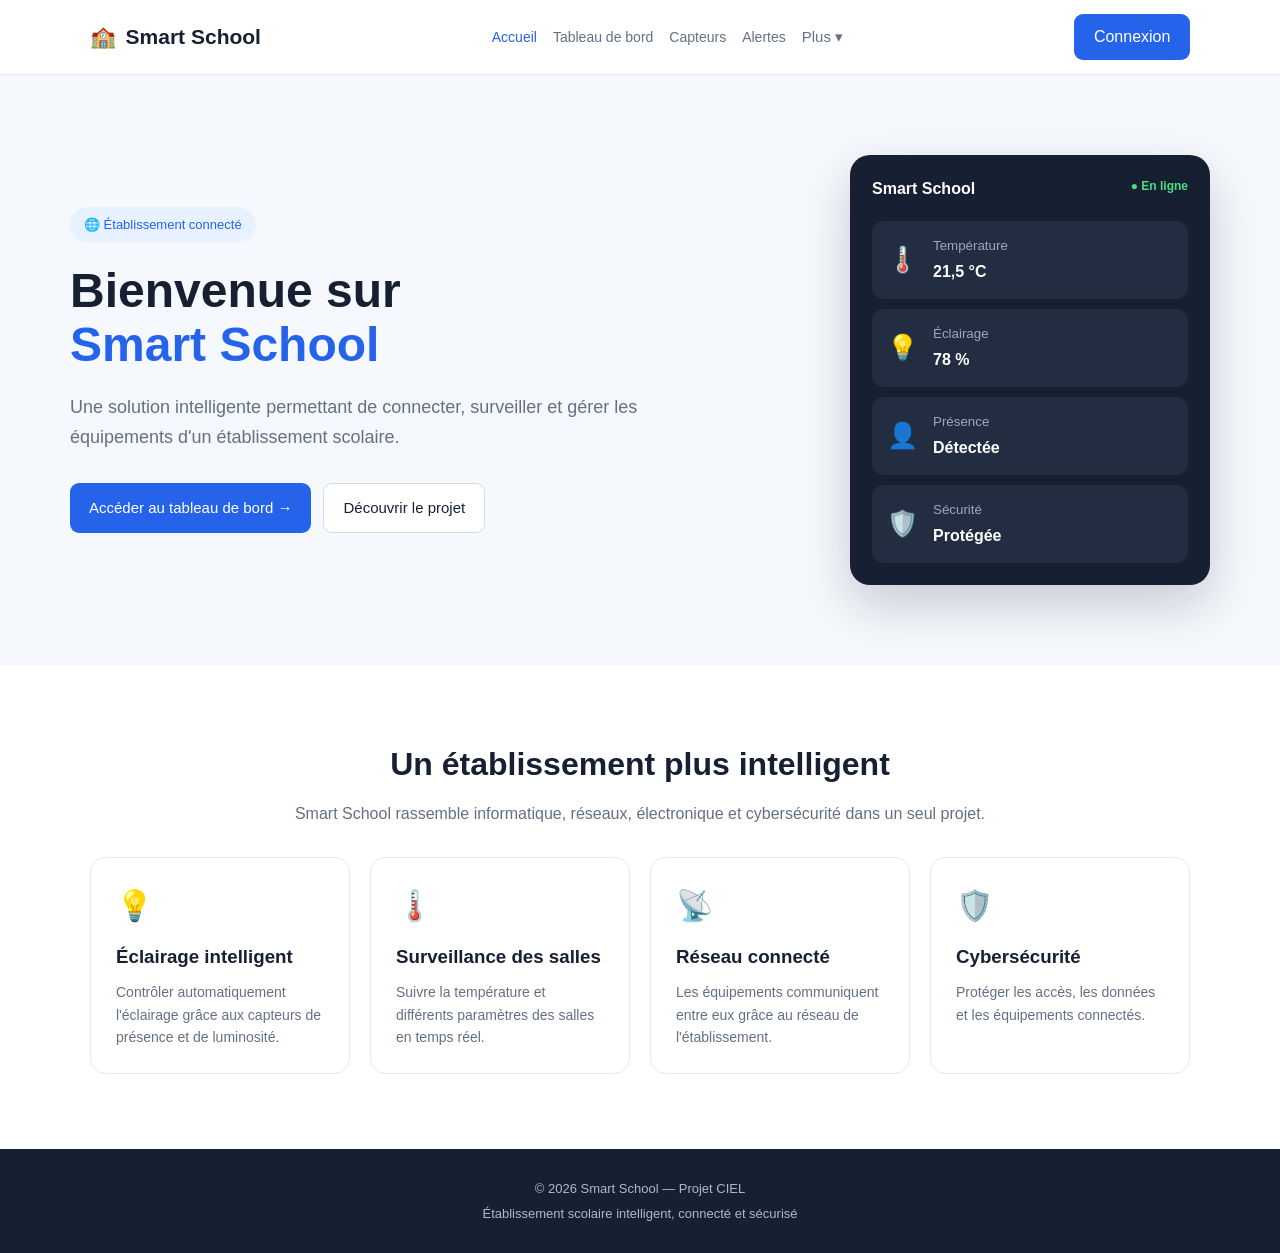
<file: index.html>
<!DOCTYPE html>
<html lang="fr">

<head>
    <meta charset="UTF-8">
    <meta name="viewport" content="width=device-width, initial-scale=1.0">

    <title>Smart School</title>

    <link rel="stylesheet" href="style.css">
</head>

<body>

    <!-- BARRE DE NAVIGATION -->
    <header class="navbar">

        <div class="logo">
            🏫 <span>Smart School</span>
        </div>

        <nav class="nav-links">
            <a href="#accueil" class="nav-link active">Accueil</a>
            <a href="#dashboard" class="nav-link">Tableau de bord</a>
            <a href="#capteurs" class="nav-link">Capteurs</a>
            <a href="#alertes" class="nav-link">Alertes</a>

            <details class="nav-more">
                <summary>Plus ▾</summary>

                <div class="nav-dropdown">
                    <a href="energie.html">Énergie</a>
                    <a href="salles.html">Salles</a>
                    <a href="reseau.html">Réseau</a>
                    <a href="securite.html">Sécurité</a>
                    <a href="statistiques.html">Statistiques</a>
                    <a href="parametres.html">Paramètres</a>
                </div>
            </details>
        </nav>

        <a class="login-btn" href="connexion.html">Connexion</a>

    </header>


    <!-- CONTENU PRINCIPAL -->
    <main>

        <!-- ACCUEIL -->
        <section id="accueil" class="page-section active-section">

            <section class="hero">

                <div class="hero-text">

                    <span class="badge">
                        🌐 Établissement connecté
                    </span>

                    <h1>
                        Bienvenue sur<br>
                        <strong>Smart School</strong>
                    </h1>

                    <p>
                        Une solution intelligente permettant de connecter,
                        surveiller et gérer les équipements d'un établissement scolaire.
                    </p>

                    <div class="buttons">

                        <button
                            class="primary-btn"
                            onclick="afficherSection('dashboard')">
                            Accéder au tableau de bord →
                        </button>

                        <button
                            class="secondary-btn"
                            onclick="afficherSection('presentation')">
                            Découvrir le projet
                        </button>

                    </div>

                </div>


                <!-- Aperçu du système -->
                <div class="dashboard-preview">

                    <div class="preview-header">
                        <span>Smart School</span>
                        <span class="online">● En ligne</span>
                    </div>

                    <div class="preview-card">
                        <span>🌡️</span>
                        <div>
                            <small>Température</small>
                            <strong id="accueilTemperature">21,5 °C</strong>
                        </div>
                    </div>

                    <div class="preview-card">
                        <span>💡</span>
                        <div>
                            <small>Éclairage</small>
                            <strong id="accueilEclairage">78 %</strong>
                        </div>
                    </div>

                    <div class="preview-card">
                        <span>👤</span>
                        <div>
                            <small>Présence</small>
                            <strong>Détectée</strong>
                        </div>
                    </div>

                    <div class="preview-card">
                        <span>🛡️</span>
                        <div>
                            <small>Sécurité</small>
                            <strong>Protégée</strong>
                        </div>
                    </div>

                </div>

            </section>


            <!-- Fonctionnalités -->
            <section class="features">

                <h2>Un établissement plus intelligent</h2>

                <p class="section-description">
                    Smart School rassemble informatique, réseaux,
                    électronique et cybersécurité dans un seul projet.
                </p>

                <div class="feature-grid">

                    <article class="feature">
                        <div class="icon">💡</div>
                        <h3>Éclairage intelligent</h3>
                        <p>
                            Contrôler automatiquement l'éclairage
                            grâce aux capteurs de présence et de luminosité.
                        </p>
                    </article>

                    <article class="feature">
                        <div class="icon">🌡️</div>
                        <h3>Surveillance des salles</h3>
                        <p>
                            Suivre la température et différents paramètres
                            des salles en temps réel.
                        </p>
                    </article>

                    <article class="feature">
                        <div class="icon">📡</div>
                        <h3>Réseau connecté</h3>
                        <p>
                            Les équipements communiquent entre eux
                            grâce au réseau de l'établissement.
                        </p>
                    </article>

                    <article class="feature">
                        <div class="icon">🛡️</div>
                        <h3>Cybersécurité</h3>
                        <p>
                            Protéger les accès, les données et les
                            équipements connectés.
                        </p>
                    </article>

                </div>

            </section>

        </section>


        <!-- TABLEAU DE BORD -->
        <section id="dashboard" class="page-section">

            <div class="page-header">
                <span class="badge">📊 Supervision</span>
                <h1>Tableau de bord</h1>
                <p>
                    Visualisez l'état général de l'établissement
                    et de ses équipements connectés.
                </p>
            </div>

            <div class="system-status">
                <span class="status-dot"></span>
                <div>
                    <strong>Système opérationnel</strong>
                    <small>Tous les systèmes fonctionnent normalement.</small>
                </div>
            </div>


            <!-- Indicateurs principaux -->
            <div class="dashboard-cards">

                <article class="dashboard-card">
                    <div class="card-icon">🌡️</div>
                    <div>
                        <small>Température moyenne</small>
                        <strong id="temperature">21,5 °C</strong>
                    </div>
                    <span class="card-status">Normal</span>
                </article>

                <article class="dashboard-card">
                    <div class="card-icon">💡</div>
                    <div>
                        <small>Éclairage</small>
                        <strong id="eclairage">78 %</strong>
                    </div>
                    <span class="card-status">Actif</span>
                </article>

                <article class="dashboard-card">
                    <div class="card-icon">👤</div>
                    <div>
                        <small>Présence</small>
                        <strong id="presence">12</strong>
                    </div>
                    <span class="card-status">Détectée</span>
                </article>

                <article class="dashboard-card">
                    <div class="card-icon">📡</div>
                    <div>
                        <small>Réseau</small>
                        <strong id="reseau">100 %</strong>
                    </div>
                    <span class="card-status">Connecté</span>
                </article>

            </div>


            <!-- État des salles -->
            <div class="content-section">

                <h2>État des salles</h2>

                <p class="section-description">
                    Consultez rapidement l'état des différentes zones
                    de l'établissement.
                </p>

                <div class="rooms-grid">

                    <article class="room-card">
                        <div class="room-top">
                            <span class="room-icon">💻</span>
                            <span class="room-online">● En ligne</span>
                        </div>
                        <h3>Salle CIEL</h3>
                        <p>Température : <strong>21,8 °C</strong></p>
                        <p>Éclairage : <strong>76 %</strong></p>
                    </article>

                    <article class="room-card">
                        <div class="room-top">
                            <span class="room-icon">🖥️</span>
                            <span class="room-online">● En ligne</span>
                        </div>
                        <h3>Salle informatique</h3>
                        <p>Température : <strong>22,1 °C</strong></p>
                        <p>Présence : <strong>Détectée</strong></p>
                    </article>

                    <article class="room-card">
                        <div class="room-top">
                            <span class="room-icon">🔧</span>
                            <span class="room-online">● En ligne</span>
                        </div>
                        <h3>Atelier</h3>
                        <p>Qualité de l'air : <strong>Bonne</strong></p>
                        <p>Éclairage : <strong>65 %</strong></p>
                    </article>

                    <article class="room-card">
                        <div class="room-top">
                            <span class="room-icon">🏢</span>
                            <span class="room-online">● En ligne</span>
                        </div>
                        <h3>Administration</h3>
                        <p>Porte : <strong>Fermée</strong></p>
                        <p>Réseau : <strong>Connecté</strong></p>
                    </article>

                </div>

            </div>


            <!-- Accès rapides -->
            <div class="content-section">

                <h2>Accès rapides</h2>

                <p class="section-description">
                    Accédez aux différents modules de Smart School.
                </p>

                <div class="quick-grid">

                    <button class="quick-card" onclick="afficherSection('capteurs')">
                        <span>📡</span>
                        <div>
                            <h3>Capteurs</h3>
                            <p>Voir les données des capteurs</p>
                        </div>
                    </button>

                    <a href="energie.html" class="quick-card">
                        <span>⚡</span>
                        <div>
                            <h3>Énergie</h3>
                            <p>Suivre la consommation</p>
                        </div>
                    </a>

                    <a href="reseau.html" class="quick-card">
                        <span>🌐</span>
                        <div>
                            <h3>Réseau</h3>
                            <p>Surveiller le réseau</p>
                        </div>
                    </a>

                    <a href="securite.html" class="quick-card">
                        <span>🛡️</span>
                        <div>
                            <h3>Sécurité</h3>
                            <p>État de la sécurité</p>
                        </div>
                    </a>

                    <a href="statistiques.html" class="quick-card">
                        <span>📈</span>
                        <div>
                            <h3>Statistiques</h3>
                            <p>Consulter les statistiques</p>
                        </div>
                    </a>

                    <button class="quick-card" onclick="afficherSection('alertes')">
                        <span>🚨</span>
                        <div>
                            <h3>Alertes</h3>
                            <p>Voir les alertes</p>
                        </div>
                    </button>

                </div>

            </div>

        </section>


        <!-- CAPTEURS -->
        <section id="capteurs" class="page-section">

            <div class="page-header">
                <span class="badge">📡 Surveillance</span>
                <h1>Capteurs</h1>
                <p>
                    Consultez les informations envoyées par les
                    différents capteurs de l'établissement.
                </p>
            </div>

            <div class="sensor-summary">
                <article><strong>20</strong><span>Capteurs installés</span></article>
                <article><strong>18</strong><span>Capteurs actifs</span></article>
                <article><strong>2</strong><span>À surveiller</span></article>
                <article><strong>0</strong><span>Hors ligne</span></article>
            </div>

            <div class="sensor-grid">

                <article class="sensor-card">
                    <span class="sensor-icon">🌡️</span>
                    <div>
                        <h3>Température</h3>
                        <p>Salle CIEL • ESP32-01</p>
                        <strong id="capteurTemperature">21,8 °C</strong>
                    </div>
                    <span class="sensor-active">Actif</span>
                </article>

                <article class="sensor-card">
                    <span class="sensor-icon">💡</span>
                    <div>
                        <h3>Luminosité</h3>
                        <p>Salle CIEL • ESP32-01</p>
                        <strong id="luminosite">76 %</strong>
                    </div>
                    <span class="sensor-active">Actif</span>
                </article>

                <article class="sensor-card">
                    <span class="sensor-icon">👤</span>
                    <div>
                        <h3>Présence</h3>
                        <p>Salle informatique • ESP32-02</p>
                        <strong>Présence détectée</strong>
                    </div>
                    <span class="sensor-active">Actif</span>
                </article>

                <article class="sensor-card">
                    <span class="sensor-icon">🚪</span>
                    <div>
                        <h3>Ouverture</h3>
                        <p>Administration • ESP32-03</p>
                        <strong>Porte fermée</strong>
                    </div>
                    <span class="sensor-active">Actif</span>
                </article>

                <article class="sensor-card">
                    <span class="sensor-icon">🌬️</span>
                    <div>
                        <h3>Qualité de l'air</h3>
                        <p>Atelier • ESP32-04</p>
                        <strong>Bonne</strong>
                    </div>
                    <span class="sensor-warning">Attention</span>
                </article>

            </div>

        </section>


        <!-- ALERTES -->
        <section id="alertes" class="page-section">

            <div class="page-header">
                <span class="badge">🚨 Surveillance</span>
                <h1>Alertes</h1>
                <p>
                    Retrouvez les événements et alertes détectés
                    par le système Smart School.
                </p>
            </div>

            <div class="alerts-list">

                <article class="alert-card warning">
                    <span>⚠️</span>
                    <div>
                        <h3>Qualité de l'air à surveiller</h3>
                        <p>Une valeur inhabituelle a été détectée dans l'atelier.</p>
                        <small>Aujourd'hui • 14:32</small>
                    </div>
                </article>

                <article class="alert-card success">
                    <span>✅</span>
                    <div>
                        <h3>Système opérationnel</h3>
                        <p>Tous les équipements connectés répondent correctement.</p>
                        <small>Aujourd'hui • 14:15</small>
                    </div>
                </article>

                <article class="alert-card info">
                    <span>📡</span>
                    <div>
                        <h3>Synchronisation effectuée</h3>
                        <p>Les données des ESP32 ont été actualisées.</p>
                        <small>Aujourd'hui • 14:00</small>
                    </div>
                </article>

            </div>

        </section>


        <!-- ÉNERGIE -->
        <section id="energie" class="page-section">

            <div class="page-header">
                <span class="badge">⚡ Gestion énergétique</span>
                <h1>Énergie</h1>
                <p>Suivez la consommation énergétique de l'établissement.</p>
            </div>

            <div class="energy-grid">
                <article class="energy-card">
                    <span>💡</span>
                    <small>Éclairage</small>
                    <strong>78 %</strong>
                </article>

                <article class="energy-card">
                    <span>⚡</span>
                    <small>Consommation actuelle</small>
                    <strong>4,8 kW</strong>
                </article>

                <article class="energy-card">
                    <span>🌱</span>
                    <small>Économie estimée</small>
                    <strong>18 %</strong>
                </article>
            </div>

        </section>


        <!-- RÉSEAU -->
        <section id="reseau" class="page-section">

            <div class="page-header">
                <span class="badge">🌐 Infrastructure réseau</span>
                <h1>Réseau</h1>
                <p>
                    Surveillez les équipements et les connexions
                    du réseau Smart School.
                </p>
            </div>

            <div class="network-grid">
                <article class="network-card">
                    <span>📡</span>
                    <strong>4</strong>
                    <small>ESP32 connectés</small>
                </article>

                <article class="network-card">
                    <span>🟢</span>
                    <strong>100 %</strong>
                    <small>Disponibilité</small>
                </article>

                <article class="network-card">
                    <span>📶</span>
                    <strong>Wi-Fi</strong>
                    <small>Connexion active</small>
                </article>
            </div>

        </section>


        <!-- SÉCURITÉ -->
        <section id="securite" class="page-section">

            <div class="page-header">
                <span class="badge">🛡️ Cybersécurité</span>
                <h1>Sécurité</h1>
                <p>
                    Surveillez la sécurité des équipements et des accès au système.
                </p>
            </div>

            <div class="security-card">
                <span class="security-icon">🛡️</span>

                <div>
                    <h2>Système sécurisé</h2>
                    <p>Aucun problème de sécurité détecté.</p>

                    <ul>
                        <li>Authentification active</li>
                        <li>Équipements surveillés</li>
                        <li>Réseau opérationnel</li>
                        <li>Journalisation active</li>
                    </ul>
                </div>
            </div>

        </section>


        <!-- STATISTIQUES -->
        <section id="statistiques" class="page-section">

            <div class="page-header">
                <span class="badge">📈 Analyse</span>
                <h1>Statistiques</h1>
                <p>Analysez les principales données de Smart School.</p>
            </div>

            <div class="statistics-list">

                <div class="statistic">
                    <div>
                        <span>Éclairage moyen</span>
                        <strong>78 %</strong>
                    </div>
                    <div class="progress">
                        <div style="width: 78%;"></div>
                    </div>
                </div>

                <div class="statistic">
                    <div>
                        <span>Disponibilité réseau</span>
                        <strong>100 %</strong>
                    </div>
                    <div class="progress">
                        <div style="width: 100%;"></div>
                    </div>
                </div>

                <div class="statistic">
                    <div>
                        <span>Capteurs actifs</span>
                        <strong>90 %</strong>
                    </div>
                    <div class="progress">
                        <div style="width: 90%;"></div>
                    </div>
                </div>

            </div>

        </section>


        <!-- PRÉSENTATION DU PROJET -->
        <section id="presentation" class="page-section">

            <div class="page-header">
                <span class="badge">🎓 Projet CIEL</span>
                <h1>Présentation du projet</h1>
                <p>
                    Smart School est un projet qui rassemble informatique,
                    réseaux, électronique et cybersécurité.
                </p>
            </div>

            <div class="presentation-card">

                <h2>Notre objectif</h2>

                <p>
                    Comment utiliser l'informatique, les réseaux et l'électronique
                    pour rendre un établissement scolaire plus intelligent,
                    plus économe en énergie et plus sécurisé ?
                </p>

                <h2>Le fonctionnement</h2>

                <p>
                    Des capteurs connectés à des ESP32 récupèrent différentes
                    informations dans l'établissement. Ces données peuvent ensuite
                    être affichées sur le tableau de bord Smart School.
                </p>

                <div class="project-grid">
                    <div>💻 <strong>Informatique</strong></div>
                    <div>🌐 <strong>Réseaux</strong></div>
                    <div>🔌 <strong>Électronique</strong></div>
                    <div>🛡️ <strong>Cybersécurité</strong></div>
                </div>

            </div>

        </section>

    </main>


    <!-- PIED DE PAGE -->
    <footer>
        <p>© 2026 Smart School — Projet CIEL</p>
        <p>Établissement scolaire intelligent, connecté et sécurisé</p>
    </footer>


    <script src="script.js"></script>

</body>

</html>
</file>
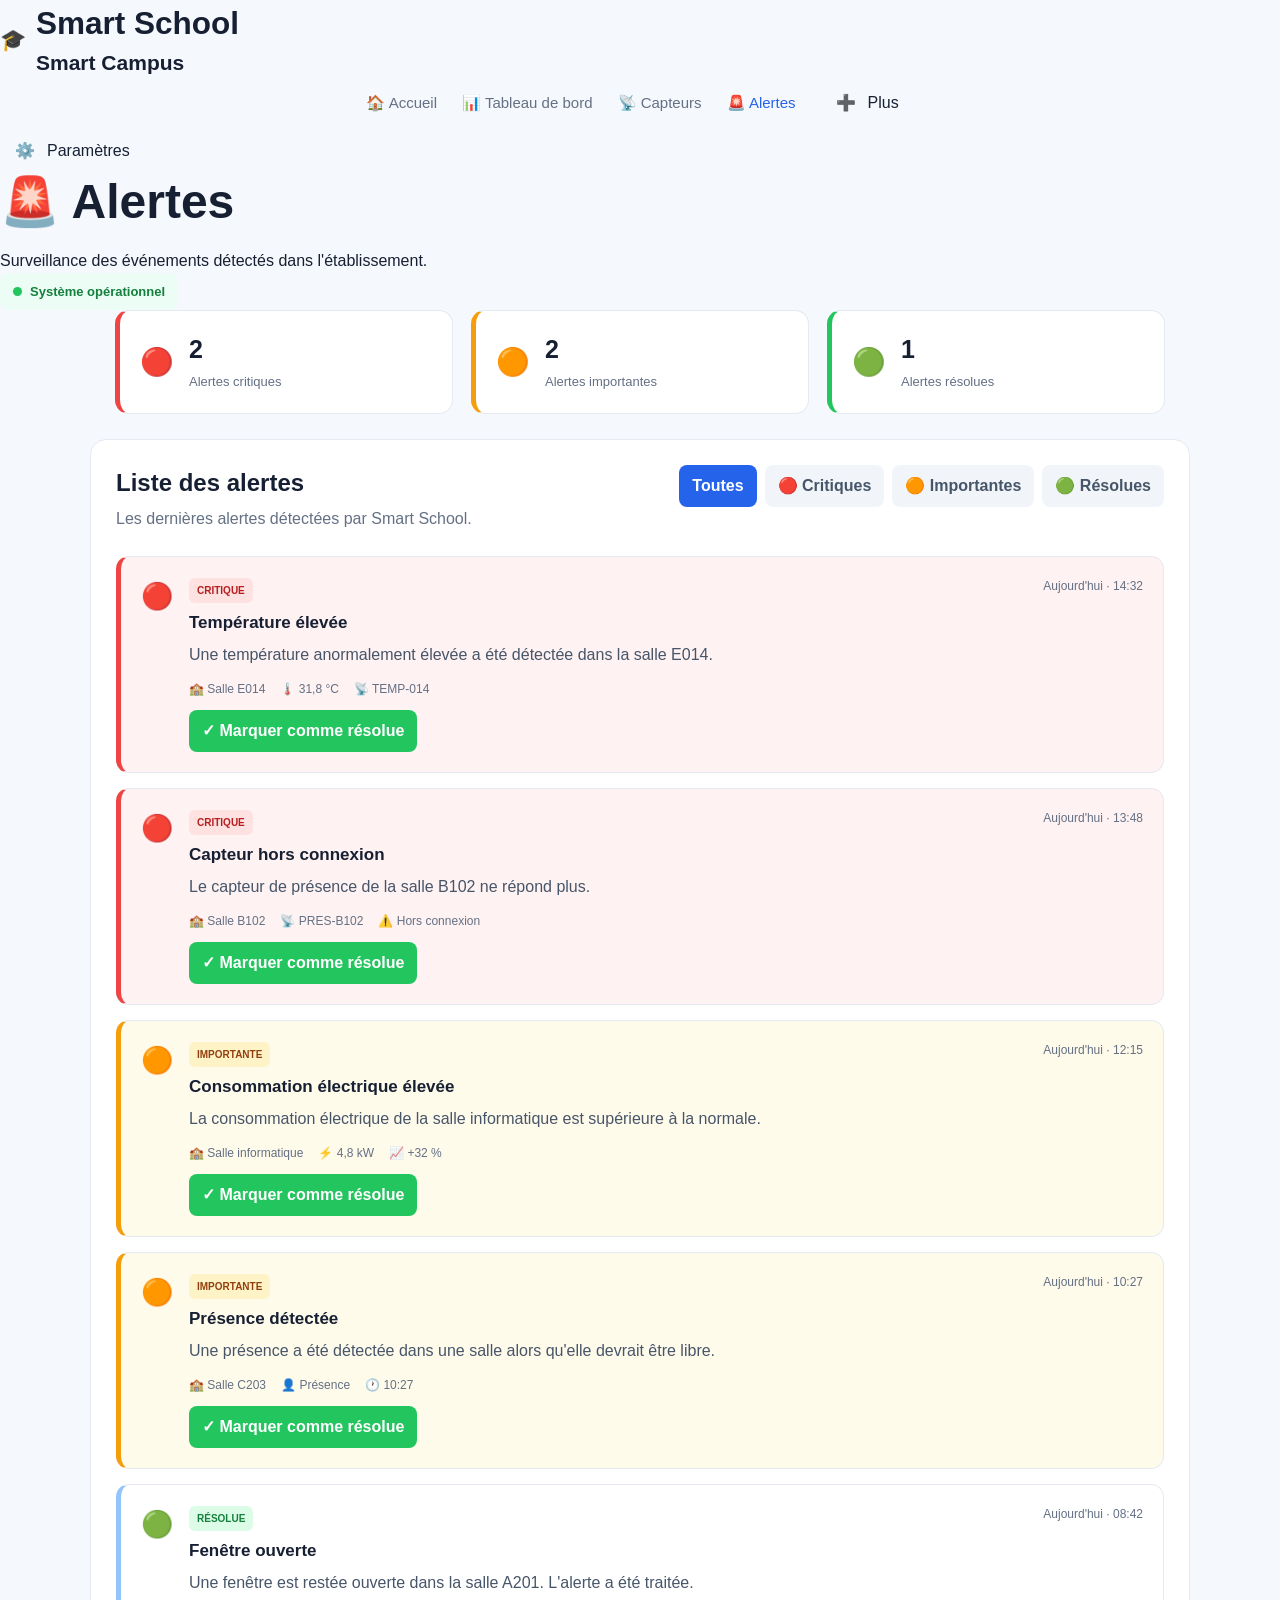
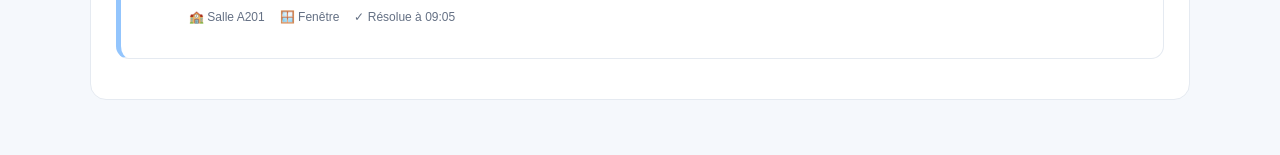
<file: alertes.html>
<!DOCTYPE html>
<html lang="fr">

<head>
    <meta charset="UTF-8">
    <meta name="viewport" content="width=device-width, initial-scale=1.0">

    <title>Alertes - Smart School</title>

    <link rel="stylesheet" href="style.css">

    <style>
        /* Menu déroulant de la barre latérale */
        .sidebar-more {
            position: relative;
        }

        .sidebar-more summary {
            display: flex;
            align-items: center;
            gap: 12px;
            padding: 12px 15px;
            color: inherit;
            cursor: pointer;
            list-style: none;
        }

        .sidebar-more summary::-webkit-details-marker {
            display: none;
        }

        .sidebar-more summary:hover {
            color: #2563eb;
        }

        .sidebar-dropdown {
            display: flex;
            flex-direction: column;
            gap: 4px;
            padding: 5px 0 5px 18px;
        }

        .sidebar-dropdown a {
            display: flex;
            align-items: center;
            gap: 10px;
            padding: 9px 12px;
            color: inherit;
            text-decoration: none;
            border-radius: 8px;
        }

        .sidebar-dropdown a:hover,
        .sidebar-dropdown a.active {
            color: #2563eb;
            background: #e8f1ff;
        }

        .sidebar-bottom a {
            display: flex;
            align-items: center;
            gap: 12px;
            padding: 12px 15px;
            color: inherit;
            text-decoration: none;
        }

        @media (max-width: 700px) {
            .sidebar-dropdown {
                padding-left: 10px;
            }
        }
    </style>
</head>

<body>

    <!-- Menu latéral -->
    <aside class="sidebar">

        <div class="logo">
            <div class="logo-icon">🎓</div>

            <div>
                <h2>Smart School</h2>
                <span>Smart Campus</span>
            </div>
        </div>

        <nav aria-label="Navigation principale">

            <a href="index.html">
                🏠
                <span>Accueil</span>
            </a>

            <a href="dashboard.html">
                📊
                <span>Tableau de bord</span>
            </a>

            <a href="capteurs.html">
                📡
                <span>Capteurs</span>
            </a>

            <a href="alertes.html" class="active" aria-current="page">
                🚨
                <span>Alertes</span>
            </a>

            <details class="sidebar-more">
                <summary>
                    ➕
                    <span>Plus</span>
                </summary>

                <div class="sidebar-dropdown">
                    <a href="salles.html">🏫 <span>Salles</span></a>
                    <a href="energie.html">⚡ <span>Énergie</span></a>
                    <a href="reseau.html">🌐 <span>Réseau</span></a>
                    <a href="securite.html">🛡️ <span>Sécurité</span></a>
                    <a href="statistiques.html">📈 <span>Statistiques</span></a>
                </div>
            </details>

        </nav>

        <div class="sidebar-bottom">
            <a href="parametres.html">
                ⚙️
                <span>Paramètres</span>
            </a>
        </div>

    </aside>


    <!-- Contenu principal -->
    <main class="main-content">

        <!-- En-tête -->
        <header class="topbar">

            <div>
                <h1>🚨 Alertes</h1>
                <p>Surveillance des événements détectés dans l'établissement.</p>
            </div>

            <div class="status-online">
                <span></span>
                Système opérationnel
            </div>

        </header>


        <!-- Statistiques des alertes -->
        <section class="alert-stats">

            <div class="alert-stat-card critical">
                <div class="stat-icon">🔴</div>
                <div>
                    <strong id="criticalCount">2</strong>
                    <span>Alertes critiques</span>
                </div>
            </div>

            <div class="alert-stat-card warning">
                <div class="stat-icon">🟠</div>
                <div>
                    <strong id="warningCount">2</strong>
                    <span>Alertes importantes</span>
                </div>
            </div>

            <div class="alert-stat-card resolved">
                <div class="stat-icon">🟢</div>
                <div>
                    <strong id="resolvedCount">1</strong>
                    <span>Alertes résolues</span>
                </div>
            </div>

        </section>


        <!-- Liste et filtres -->
        <section class="alerts-container">

            <div class="alerts-header">

                <div>
                    <h2>Liste des alertes</h2>
                    <p>Les dernières alertes détectées par Smart School.</p>
                </div>

                <div class="alert-filters">
                    <button
                        class="filter-btn active"
                        onclick="filterAlerts('all', this)">
                        Toutes
                    </button>

                    <button
                        class="filter-btn"
                        onclick="filterAlerts('critical', this)">
                        🔴 Critiques
                    </button>

                    <button
                        class="filter-btn"
                        onclick="filterAlerts('warning', this)">
                        🟠 Importantes
                    </button>

                    <button
                        class="filter-btn"
                        onclick="filterAlerts('resolved', this)">
                        🟢 Résolues
                    </button>
                </div>

            </div>


            <!-- Alertes -->
            <div id="alertsList">

                <article class="alert-card critical" data-type="critical">
                    <div class="alert-icon">🔴</div>

                    <div class="alert-body">
                        <div class="alert-title">
                            <div>
                                <span class="alert-badge critical">CRITIQUE</span>
                                <h3>Température élevée</h3>
                            </div>
                            <time>Aujourd'hui · 14:32</time>
                        </div>

                        <p>
                            Une température anormalement élevée a été détectée
                            dans la salle E014.
                        </p>

                        <div class="alert-details">
                            <span>🏫 Salle E014</span>
                            <span>🌡️ 31,8 °C</span>
                            <span>📡 TEMP-014</span>
                        </div>

                        <button class="resolve-btn" onclick="resolveAlert(this)">
                            ✓ Marquer comme résolue
                        </button>
                    </div>
                </article>


                <article class="alert-card critical" data-type="critical">
                    <div class="alert-icon">🔴</div>

                    <div class="alert-body">
                        <div class="alert-title">
                            <div>
                                <span class="alert-badge critical">CRITIQUE</span>
                                <h3>Capteur hors connexion</h3>
                            </div>
                            <time>Aujourd'hui · 13:48</time>
                        </div>

                        <p>
                            Le capteur de présence de la salle B102 ne répond plus.
                        </p>

                        <div class="alert-details">
                            <span>🏫 Salle B102</span>
                            <span>📡 PRES-B102</span>
                            <span>⚠️ Hors connexion</span>
                        </div>

                        <button class="resolve-btn" onclick="resolveAlert(this)">
                            ✓ Marquer comme résolue
                        </button>
                    </div>
                </article>


                <article class="alert-card warning" data-type="warning">
                    <div class="alert-icon">🟠</div>

                    <div class="alert-body">
                        <div class="alert-title">
                            <div>
                                <span class="alert-badge warning">IMPORTANTE</span>
                                <h3>Consommation électrique élevée</h3>
                            </div>
                            <time>Aujourd'hui · 12:15</time>
                        </div>

                        <p>
                            La consommation électrique de la salle informatique
                            est supérieure à la normale.
                        </p>

                        <div class="alert-details">
                            <span>🏫 Salle informatique</span>
                            <span>⚡ 4,8 kW</span>
                            <span>📈 +32 %</span>
                        </div>

                        <button class="resolve-btn" onclick="resolveAlert(this)">
                            ✓ Marquer comme résolue
                        </button>
                    </div>
                </article>


                <article class="alert-card warning" data-type="warning">
                    <div class="alert-icon">🟠</div>

                    <div class="alert-body">
                        <div class="alert-title">
                            <div>
                                <span class="alert-badge warning">IMPORTANTE</span>
                                <h3>Présence détectée</h3>
                            </div>
                            <time>Aujourd'hui · 10:27</time>
                        </div>

                        <p>
                            Une présence a été détectée dans une salle
                            alors qu'elle devrait être libre.
                        </p>

                        <div class="alert-details">
                            <span>🏫 Salle C203</span>
                            <span>👤 Présence</span>
                            <span>🕐 10:27</span>
                        </div>

                        <button class="resolve-btn" onclick="resolveAlert(this)">
                            ✓ Marquer comme résolue
                        </button>
                    </div>
                </article>


                <article class="alert-card resolved" data-type="resolved">
                    <div class="alert-icon">🟢</div>

                    <div class="alert-body">
                        <div class="alert-title">
                            <div>
                                <span class="alert-badge resolved">RÉSOLUE</span>
                                <h3>Fenêtre ouverte</h3>
                            </div>
                            <time>Aujourd'hui · 08:42</time>
                        </div>

                        <p>
                            Une fenêtre est restée ouverte dans la salle A201.
                            L'alerte a été traitée.
                        </p>

                        <div class="alert-details">
                            <span>🏫 Salle A201</span>
                            <span>🪟 Fenêtre</span>
                            <span>✓ Résolue à 09:05</span>
                        </div>
                    </div>
                </article>

            </div>

        </section>

    </main>

    <script src="script.js"></script>

</body>

</html>
</file>
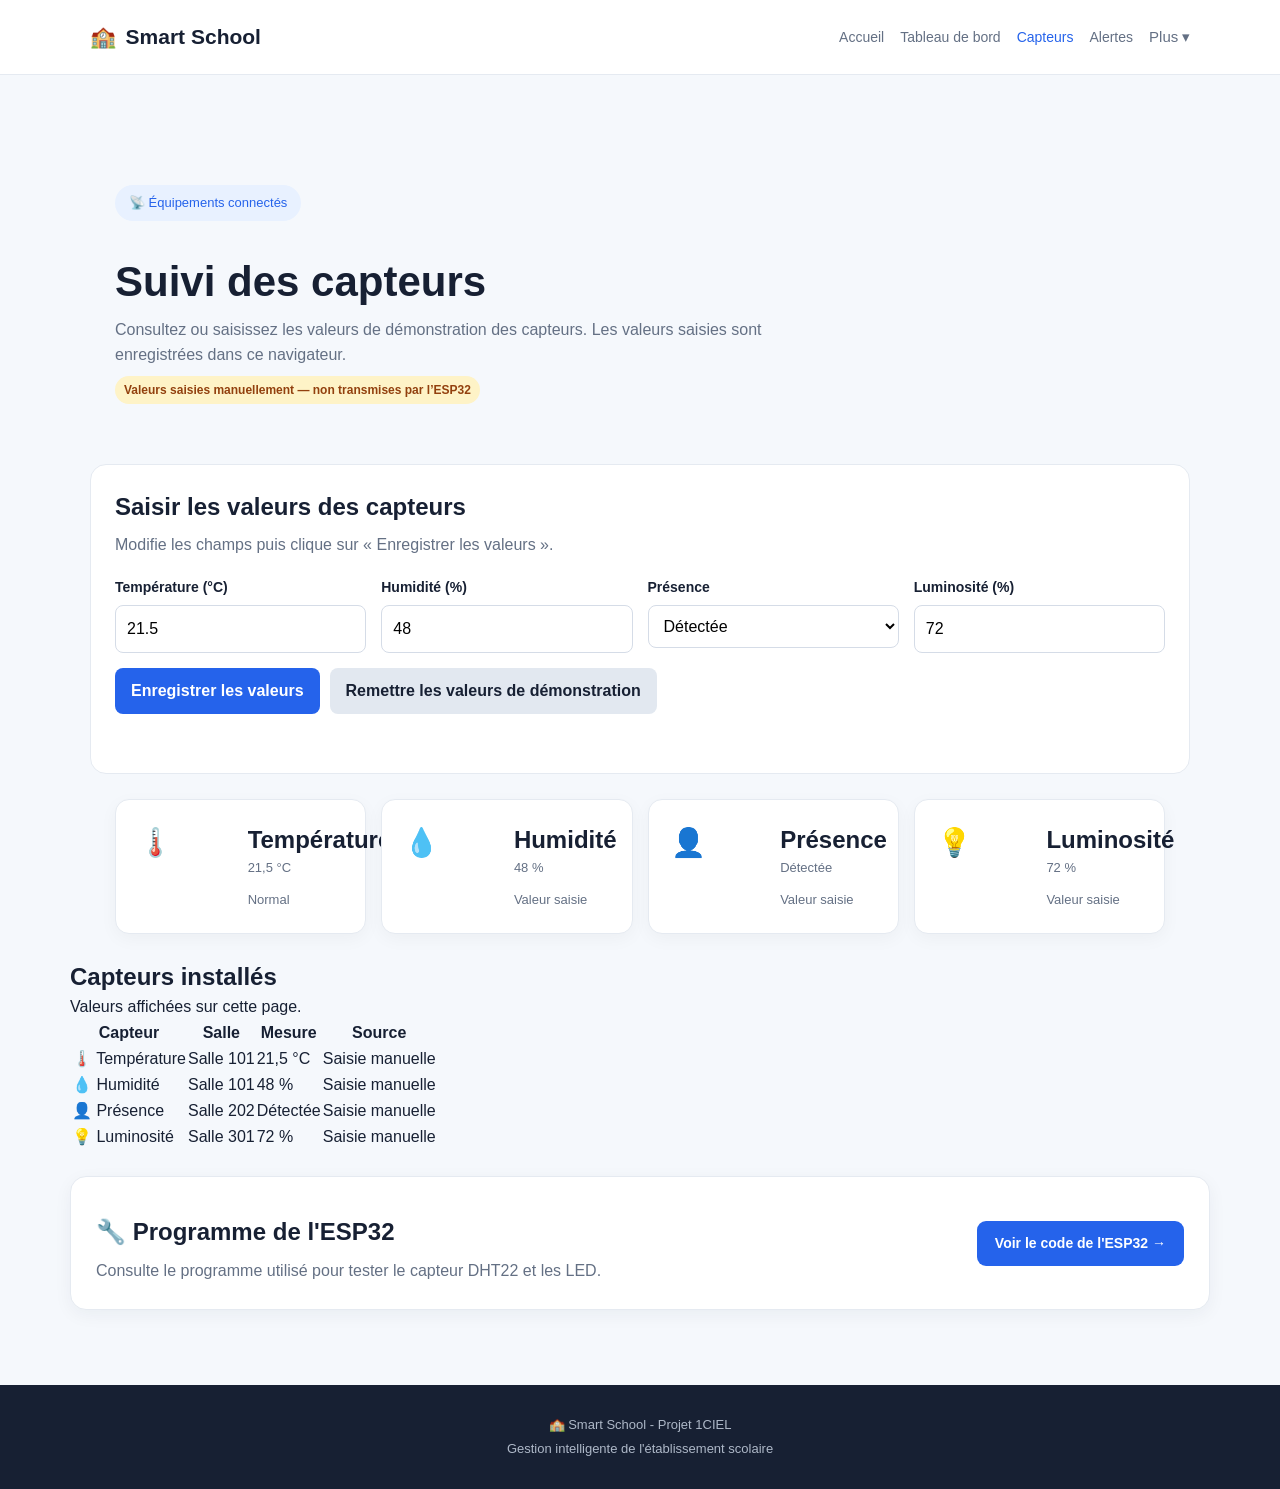
<file: capteurs.html>
<!DOCTYPE html>
<html lang="fr">

<head>
    <meta charset="UTF-8">
    <meta name="viewport" content="width=device-width, initial-scale=1.0">

    <title>Capteurs - Smart School</title>

    <link rel="stylesheet" href="style.css">

    <style>
        .manual-panel {
            max-width: 1100px;
            margin: 0 auto 25px;
            padding: 24px;
            background: white;
            border: 1px solid #e5eaf1;
            border-radius: 16px;
        }

        .manual-panel h2 {
            margin-bottom: 8px;
        }

        .manual-panel > p {
            margin-bottom: 20px;
            color: #647084;
        }

        .manual-form {
            display: grid;
            grid-template-columns: repeat(4, minmax(0, 1fr));
            gap: 15px;
        }

        .manual-field label {
            display: block;
            margin-bottom: 7px;
            font-weight: bold;
            font-size: 14px;
        }

        .manual-field input,
        .manual-field select {
            width: 100%;
            padding: 11px;
            border: 1px solid #d5dce7;
            border-radius: 8px;
            background: white;
        }

        .manual-actions {
            grid-column: 1 / -1;
            display: flex;
            flex-wrap: wrap;
            gap: 10px;
        }

        .manual-button {
            padding: 11px 16px;
            border: none;
            border-radius: 8px;
            background: #2563eb;
            color: white;
            font-weight: bold;
        }

        .manual-button:hover {
            background: #1d4ed8;
        }

        .manual-button.reset {
            background: #e2e8f0;
            color: #172033;
        }

        .manual-button.reset:hover {
            background: #cbd5e1;
        }

        .manual-message {
            grid-column: 1 / -1;
            min-height: 20px;
            color: #15803d;
            font-size: 14px;
        }

        .manual-label {
            display: inline-block;
            margin-top: 8px;
            padding: 5px 9px;
            border-radius: 20px;
            background: #fef3c7;
            color: #92400e;
            font-size: 12px;
            font-weight: bold;
        }

        .sensor-summary {
            margin-bottom: 25px;
        }

        @media (max-width: 800px) {
            .manual-form {
                grid-template-columns: repeat(2, minmax(0, 1fr));
            }
        }

        @media (max-width: 500px) {
            .manual-panel {
                margin: 0 18px 25px;
            }

            .manual-form {
                grid-template-columns: 1fr;
            }
        }
    </style>
</head>

<body>

    <!-- Barre de navigation -->
    <header class="navbar">

        <div class="logo">
            🏫 <span>Smart School</span>
        </div>

        <nav class="nav-links">
            <a href="index.html">Accueil</a>
            <a href="dashboard.html">Tableau de bord</a>
            <a href="capteurs.html" class="active" aria-current="page">Capteurs</a>
            <a href="alertes.html">Alertes</a>

            <details class="nav-more">
                <summary>Plus ▾</summary>

                <div class="nav-dropdown">
                    <a href="energie.html">Énergie</a>
                    <a href="salles.html">Salles</a>
                    <a href="reseau.html">Réseau</a>
                    <a href="securite.html">Sécurité</a>
                    <a href="statistiques.html">Statistiques</a>
                    <a href="parametres.html">Paramètres</a>
                </div>
            </details>
        </nav>

    </header>


    <main class="page-container">

        <section class="page-header">
            <span class="badge">📡 Équipements connectés</span>
            <h1>Suivi des capteurs</h1>
            <p>
                Consultez ou saisissez les valeurs de démonstration des capteurs.
                Les valeurs saisies sont enregistrées dans ce navigateur.
            </p>
            <span class="manual-label">Valeurs saisies manuellement — non transmises par l’ESP32</span>
        </section>


        <!-- Formulaire de saisie -->
        <section class="manual-panel">

            <h2>Saisir les valeurs des capteurs</h2>
            <p>
                Modifie les champs puis clique sur « Enregistrer les valeurs ».
            </p>

            <form id="manual-form" class="manual-form">

                <div class="manual-field">
                    <label for="temperature-input">Température (°C)</label>
                    <input
                        type="number"
                        id="temperature-input"
                        step="0.1"
                        min="-20"
                        max="80"
                        required
                    >
                </div>

                <div class="manual-field">
                    <label for="humidity-input">Humidité (%)</label>
                    <input
                        type="number"
                        id="humidity-input"
                        step="1"
                        min="0"
                        max="100"
                        required
                    >
                </div>

                <div class="manual-field">
                    <label for="presence-input">Présence</label>
                    <select id="presence-input">
                        <option value="Détectée">Détectée</option>
                        <option value="Aucune">Aucune</option>
                    </select>
                </div>

                <div class="manual-field">
                    <label for="light-input">Luminosité (%)</label>
                    <input
                        type="number"
                        id="light-input"
                        step="1"
                        min="0"
                        max="100"
                        required
                    >
                </div>

                <div class="manual-actions">
                    <button class="manual-button" type="submit">
                        Enregistrer les valeurs
                    </button>

                    <button class="manual-button reset" type="button" id="reset-button">
                        Remettre les valeurs de démonstration
                    </button>
                </div>

                <p id="manual-message" class="manual-message" aria-live="polite"></p>

            </form>
        </section>


        <!-- Résumé des mesures -->
        <section class="sensor-summary">

            <article class="sensor-card">
                <div class="sensor-icon">🌡️</div>
                <div>
                    <h2>Température</h2>
                    <p class="sensor-value" id="temperature-value">21,5 °C</p>
                    <span class="sensor-status normal" id="temperature-status">Normal</span>
                </div>
            </article>

            <article class="sensor-card">
                <div class="sensor-icon">💧</div>
                <div>
                    <h2>Humidité</h2>
                    <p class="sensor-value" id="humidity-value">48 %</p>
                    <span class="sensor-status normal">Valeur saisie</span>
                </div>
            </article>

            <article class="sensor-card">
                <div class="sensor-icon">👤</div>
                <div>
                    <h2>Présence</h2>
                    <p class="sensor-value" id="presence-value">Détectée</p>
                    <span class="sensor-status active">Valeur saisie</span>
                </div>
            </article>

            <article class="sensor-card">
                <div class="sensor-icon">💡</div>
                <div>
                    <h2>Luminosité</h2>
                    <p class="sensor-value" id="light-value">72 %</p>
                    <span class="sensor-status normal">Valeur saisie</span>
                </div>
            </article>

        </section>


        <!-- Tableau des capteurs -->
        <section class="sensor-table-section">

            <div class="sensor-section-heading">
                <div>
                    <h2>Capteurs installés</h2>
                    <p>Valeurs affichées sur cette page.</p>
                </div>
            </div>

            <div class="sensor-table-wrapper">
                <table class="sensor-table">

                    <thead>
                        <tr>
                            <th>Capteur</th>
                            <th>Salle</th>
                            <th>Mesure</th>
                            <th>Source</th>
                        </tr>
                    </thead>

                    <tbody>
                        <tr>
                            <td>🌡️ Température</td>
                            <td>Salle 101</td>
                            <td id="table-temperature">21,5 °C</td>
                            <td>Saisie manuelle</td>
                        </tr>

                        <tr>
                            <td>💧 Humidité</td>
                            <td>Salle 101</td>
                            <td id="table-humidity">48 %</td>
                            <td>Saisie manuelle</td>
                        </tr>

                        <tr>
                            <td>👤 Présence</td>
                            <td>Salle 202</td>
                            <td id="table-presence">Détectée</td>
                            <td>Saisie manuelle</td>
                        </tr>

                        <tr>
                            <td>💡 Luminosité</td>
                            <td>Salle 301</td>
                            <td id="table-light">72 %</td>
                            <td>Saisie manuelle</td>
                        </tr>
                    </tbody>

                </table>
            </div>
        </section>


        <!-- Lien vers le code ESP32 -->
        <section class="esp32-code-section">
            <div>
                <h2>🔧 Programme de l'ESP32</h2>
                <p>
                    Consulte le programme utilisé pour tester le capteur DHT22 et les LED.
                </p>
            </div>

            <a
                class="esp32-code-link"
                href="https://github.com/matheodeveloppeur35/Smart-School/blob/main/smart_school.ino"
                target="_blank"
                rel="noopener noreferrer"
            >
                Voir le code de l'ESP32 →
            </a>
        </section>

    </main>


    <footer>
        <p>🏫 Smart School - Projet 1CIEL</p>
        <p>Gestion intelligente de l'établissement scolaire</p>
    </footer>


    <script>
        const valeursParDefaut = {
            temperature: 21.5,
            humidity: 48,
            presence: "Détectée",
            light: 72
        };

        const formulaire = document.getElementById("manual-form");
        const message = document.getElementById("manual-message");

        function afficherValeurs(valeurs) {
            document.getElementById("temperature-input").value = valeurs.temperature;
            document.getElementById("humidity-input").value = valeurs.humidity;
            document.getElementById("presence-input").value = valeurs.presence;
            document.getElementById("light-input").value = valeurs.light;

            const temperatureTexte =
                Number(valeurs.temperature).toLocaleString("fr-FR") + " °C";
            const humiditeTexte = valeurs.humidity + " %";
            const luminositeTexte = valeurs.light + " %";

            document.getElementById("temperature-value").textContent = temperatureTexte;
            document.getElementById("humidity-value").textContent = humiditeTexte;
            document.getElementById("presence-value").textContent = valeurs.presence;
            document.getElementById("light-value").textContent = luminositeTexte;

            document.getElementById("table-temperature").textContent = temperatureTexte;
            document.getElementById("table-humidity").textContent = humiditeTexte;
            document.getElementById("table-presence").textContent = valeurs.presence;
            document.getElementById("table-light").textContent = luminositeTexte;

            const statutTemperature = document.getElementById("temperature-status");
            const temperature = Number(valeurs.temperature);

            if (temperature >= 30) {
                statutTemperature.textContent = "Alerte";
                statutTemperature.className = "sensor-status warning";
            } else if (temperature >= 25) {
                statutTemperature.textContent = "Attention";
                statutTemperature.className = "sensor-status warning";
            } else {
                statutTemperature.textContent = "Normal";
                statutTemperature.className = "sensor-status normal";
            }
        }

        formulaire.addEventListener("submit", function (event) {
            event.preventDefault();

            const nouvellesValeurs = {
                temperature: Number(document.getElementById("temperature-input").value),
                humidity: Number(document.getElementById("humidity-input").value),
                presence: document.getElementById("presence-input").value,
                light: Number(document.getElementById("light-input").value)
            };

            localStorage.setItem("smartSchoolCapteurs", JSON.stringify(nouvellesValeurs));
            afficherValeurs(nouvellesValeurs);

            message.textContent = "Valeurs enregistrées dans ce navigateur.";
        });

        document.getElementById("reset-button").addEventListener("click", function () {
            localStorage.removeItem("smartSchoolCapteurs");
            afficherValeurs(valeursParDefaut);
            message.textContent = "Valeurs de démonstration rétablies.";
        });

        const valeursEnregistrees = localStorage.getItem("smartSchoolCapteurs");

        if (valeursEnregistrees) {
            try {
                afficherValeurs(JSON.parse(valeursEnregistrees));
            } catch {
                localStorage.removeItem("smartSchoolCapteurs");
                afficherValeurs(valeursParDefaut);
            }
        } else {
            afficherValeurs(valeursParDefaut);
        }
    </script>

</body>
</html>
</file>
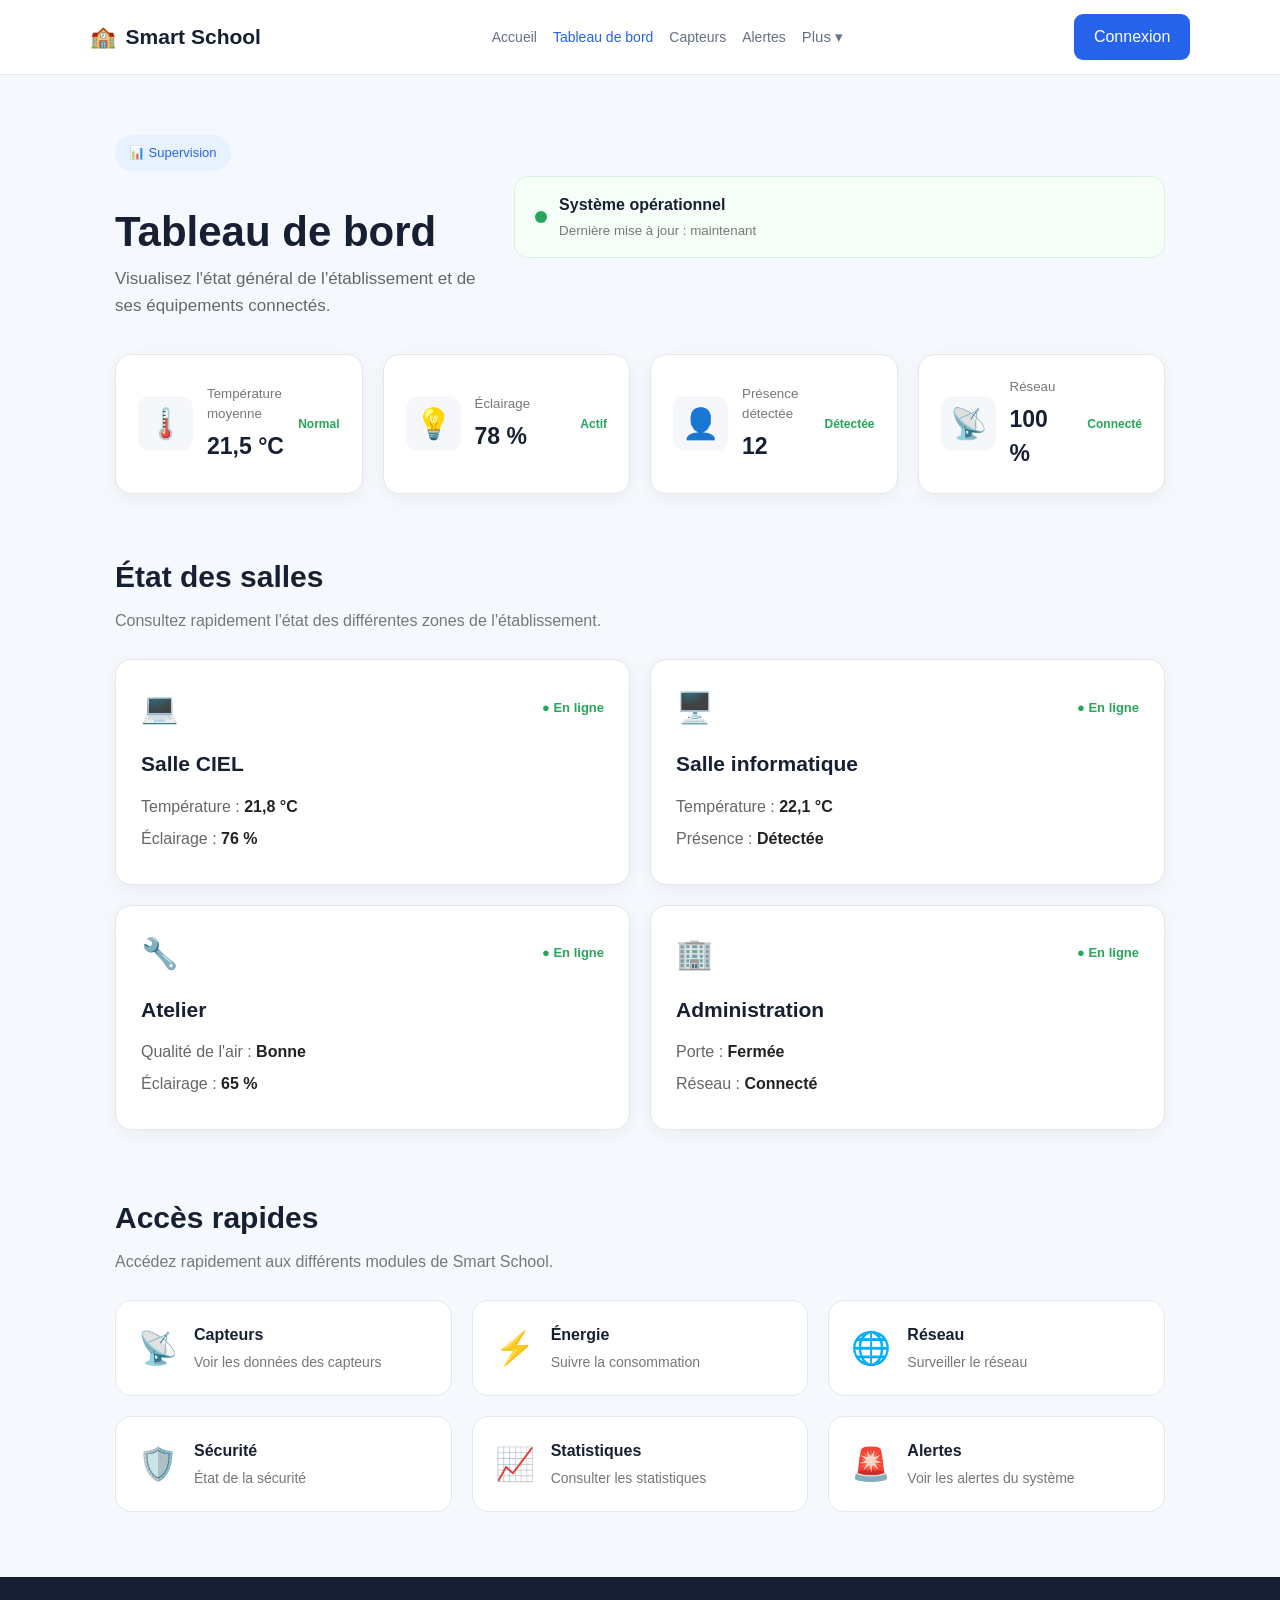
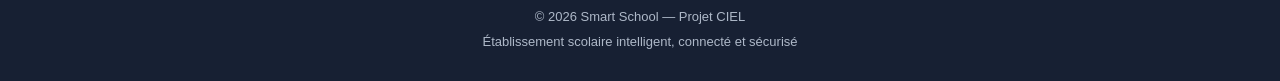
<file: dashboard.html>
<!DOCTYPE html>
<html lang="fr">

<head>
    <meta charset="UTF-8">
    <meta name="viewport" content="width=device-width, initial-scale=1.0">

    <title>Tableau de bord — Smart School</title>

    <link rel="stylesheet" href="style.css">
    <link rel="stylesheet" href="dashboard.css">
</head>

<body>

    <!-- Barre de navigation -->
    <header class="navbar">

        <div class="logo">
            🏫 <span>Smart School</span>
        </div>

        <nav class="nav-links">
            <a href="index.html">Accueil</a>
            <a href="dashboard.html" class="active">Tableau de bord</a>
            <a href="capteurs.html">Capteurs</a>
            <a href="alertes.html">Alertes</a>

            <details class="nav-more">
                <summary>Plus ▾</summary>

                <div class="nav-dropdown">
                    <a href="energie.html">Énergie</a>
                    <a href="salles.html">Salles</a>
                    <a href="reseau.html">Réseau</a>
                    <a href="securite.html">Sécurité</a>
                    <a href="statistiques.html">Statistiques</a>
                    <a href="parametres.html">Paramètres</a>
                </div>
            </details>
        </nav>

        <button class="login-btn">
            Connexion
        </button>

    </header>


    <!-- Contenu principal -->
    <main>

        <!-- Présentation -->
        <section class="dashboard-header">

            <div>
                <span class="badge">📊 Supervision</span>

                <h1>Tableau de bord</h1>

                <p>
                    Visualisez l'état général de l'établissement
                    et de ses équipements connectés.
                </p>
            </div>

            <div class="system-status">
                <span class="status-dot"></span>

                <div>
                    <strong>Système opérationnel</strong>
                    <small>Dernière mise à jour : maintenant</small>
                </div>
            </div>

        </section>


        <!-- Indicateurs principaux -->
        <section class="dashboard-cards">

            <article class="dashboard-card">
                <div class="card-icon">🌡️</div>

                <div>
                    <small>Température moyenne</small>
                    <strong id="temperature">21,5 °C</strong>
                </div>

                <span class="card-status">Normal</span>
            </article>

            <article class="dashboard-card">
                <div class="card-icon">💡</div>

                <div>
                    <small>Éclairage</small>
                    <strong id="eclairage">78 %</strong>
                </div>

                <span class="card-status">Actif</span>
            </article>

            <article class="dashboard-card">
                <div class="card-icon">👤</div>

                <div>
                    <small>Présence détectée</small>
                    <strong id="presence">12</strong>
                </div>

                <span class="card-status">Détectée</span>
            </article>

            <article class="dashboard-card">
                <div class="card-icon">📡</div>

                <div>
                    <small>Réseau</small>
                    <strong id="reseau">100 %</strong>
                </div>

                <span class="card-status">Connecté</span>
            </article>

        </section>


        <!-- État des salles -->
        <section class="dashboard-section">

            <h2>État des salles</h2>

            <p class="section-description">
                Consultez rapidement l'état des différentes zones
                de l'établissement.
            </p>

            <div class="rooms-grid">

                <article class="room-card">
                    <div class="room-top">
                        <span class="room-icon">💻</span>
                        <span class="room-online">● En ligne</span>
                    </div>

                    <h3>Salle CIEL</h3>
                    <p>Température : <strong>21,8 °C</strong></p>
                    <p>Éclairage : <strong>76 %</strong></p>
                </article>

                <article class="room-card">
                    <div class="room-top">
                        <span class="room-icon">🖥️</span>
                        <span class="room-online">● En ligne</span>
                    </div>

                    <h3>Salle informatique</h3>
                    <p>Température : <strong>22,1 °C</strong></p>
                    <p>Présence : <strong>Détectée</strong></p>
                </article>

                <article class="room-card">
                    <div class="room-top">
                        <span class="room-icon">🔧</span>
                        <span class="room-online">● En ligne</span>
                    </div>

                    <h3>Atelier</h3>
                    <p>Qualité de l'air : <strong>Bonne</strong></p>
                    <p>Éclairage : <strong>65 %</strong></p>
                </article>

                <article class="room-card">
                    <div class="room-top">
                        <span class="room-icon">🏢</span>
                        <span class="room-online">● En ligne</span>
                    </div>

                    <h3>Administration</h3>
                    <p>Porte : <strong>Fermée</strong></p>
                    <p>Réseau : <strong>Connecté</strong></p>
                </article>

            </div>

        </section>


        <!-- Accès rapides -->
        <section class="dashboard-section">

            <h2>Accès rapides</h2>

            <p class="section-description">
                Accédez rapidement aux différents modules
                de Smart School.
            </p>

            <div class="quick-grid">

                <a href="capteurs.html" class="quick-card">
                    <span>📡</span>
                    <div>
                        <h3>Capteurs</h3>
                        <p>Voir les données des capteurs</p>
                    </div>
                </a>

                <a href="energie.html" class="quick-card">
                    <span>⚡</span>
                    <div>
                        <h3>Énergie</h3>
                        <p>Suivre la consommation</p>
                    </div>
                </a>

                <a href="reseau.html" class="quick-card">
                    <span>🌐</span>
                    <div>
                        <h3>Réseau</h3>
                        <p>Surveiller le réseau</p>
                    </div>
                </a>

                <a href="securite.html" class="quick-card">
                    <span>🛡️</span>
                    <div>
                        <h3>Sécurité</h3>
                        <p>État de la sécurité</p>
                    </div>
                </a>

                <a href="statistiques.html" class="quick-card">
                    <span>📈</span>
                    <div>
                        <h3>Statistiques</h3>
                        <p>Consulter les statistiques</p>
                    </div>
                </a>

                <a href="alertes.html" class="quick-card">
                    <span>🚨</span>
                    <div>
                        <h3>Alertes</h3>
                        <p>Voir les alertes du système</p>
                    </div>
                </a>

            </div>

        </section>

    </main>


    <!-- Pied de page -->
    <footer>
        <p>© 2026 Smart School — Projet CIEL</p>
        <p>Établissement scolaire intelligent, connecté et sécurisé</p>
    </footer>


    <script src="dashboard.js"></script>

</body>

</html>
</file>
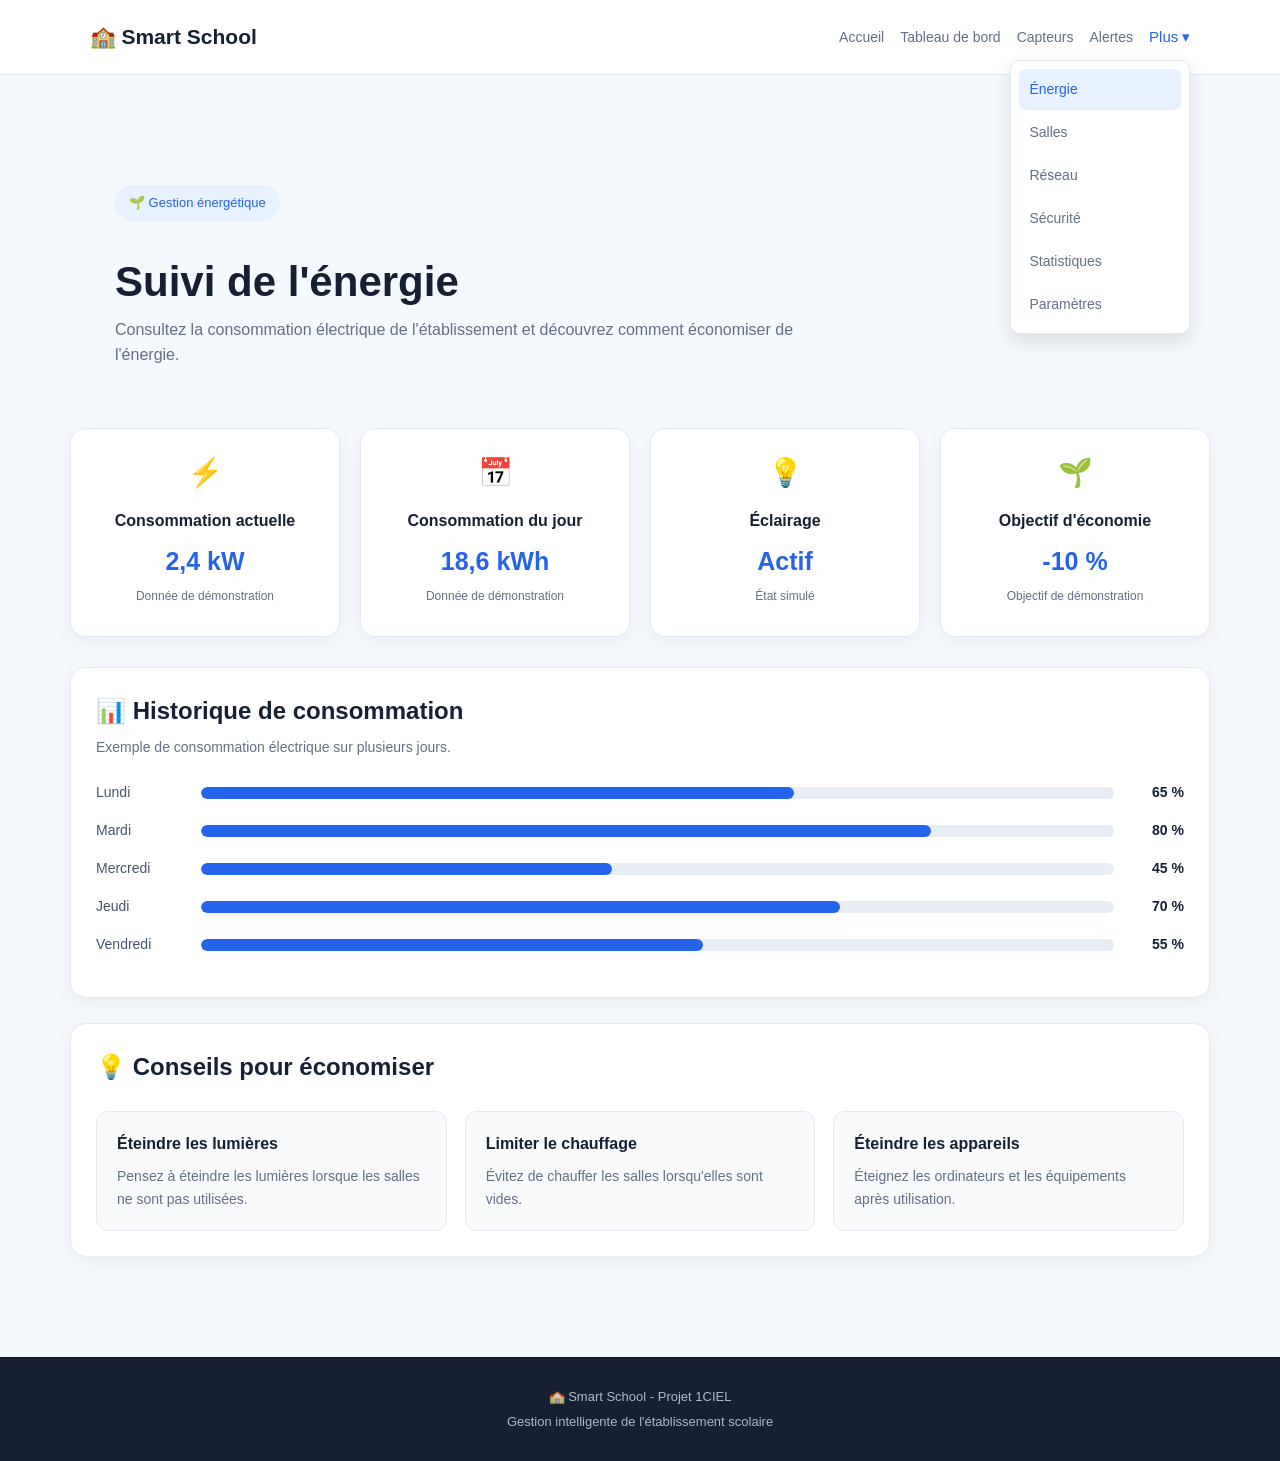
<file: energie.html>
<!DOCTYPE html>
<html lang="fr">

<head>
    <meta charset="UTF-8">
    <meta name="viewport" content="width=device-width, initial-scale=1.0">

    <title>Énergie - Smart School</title>

    <link rel="stylesheet" href="style.css">
</head>

<body>

    <!-- Barre de navigation -->
    <header>
        <nav class="navbar">

            <a class="logo" href="index.html">
                🏫 Smart School
            </a>

            <div class="nav-links">
                <a href="index.html">Accueil</a>
                <a href="dashboard.html">Tableau de bord</a>
                <a href="capteurs.html">Capteurs</a>
                <a href="alertes.html">Alertes</a>

                <details class="nav-more" open>
                    <summary>Plus ▾</summary>

                    <div class="nav-dropdown">
                        <a href="energie.html" class="active" aria-current="page">Énergie</a>
                        <a href="salles.html">Salles</a>
                        <a href="reseau.html">Réseau</a>
                        <a href="securite.html">Sécurité</a>
                        <a href="statistiques.html">Statistiques</a>
                        <a href="parametres.html">Paramètres</a>
                    </div>
                </details>
            </div>

        </nav>
    </header>


    <!-- Contenu principal -->
    <main class="page-container">

        <!-- Présentation -->
        <section class="page-header">
            <span class="badge">🌱 Gestion énergétique</span>

            <h1>Suivi de l'énergie</h1>

            <p>
                Consultez la consommation électrique de l'établissement
                et découvrez comment économiser de l'énergie.
            </p>
        </section>


        <!-- Informations principales -->
        <section class="energy-cards">

            <article class="energy-card">
                <span>⚡</span>
                <h2>Consommation actuelle</h2>
                <p class="energy-number">2,4 kW</p>
                <small>Donnée de démonstration</small>
            </article>

            <article class="energy-card">
                <span>📅</span>
                <h2>Consommation du jour</h2>
                <p class="energy-number">18,6 kWh</p>
                <small>Donnée de démonstration</small>
            </article>

            <article class="energy-card">
                <span>💡</span>
                <h2>Éclairage</h2>
                <p class="energy-number">Actif</p>
                <small>État simulé</small>
            </article>

            <article class="energy-card">
                <span>🌱</span>
                <h2>Objectif d'économie</h2>
                <p class="energy-number">-10 %</p>
                <small>Objectif de démonstration</small>
            </article>

        </section>


        <!-- Historique de consommation -->
        <section class="energy-history">

            <h2>📊 Historique de consommation</h2>

            <p>
                Exemple de consommation électrique sur plusieurs jours.
            </p>

            <div class="energy-bar">
                <span>Lundi</span>
                <div class="bar-background">
                    <div class="bar-fill" style="width: 65%;"></div>
                </div>
                <strong>65 %</strong>
            </div>

            <div class="energy-bar">
                <span>Mardi</span>
                <div class="bar-background">
                    <div class="bar-fill" style="width: 80%;"></div>
                </div>
                <strong>80 %</strong>
            </div>

            <div class="energy-bar">
                <span>Mercredi</span>
                <div class="bar-background">
                    <div class="bar-fill" style="width: 45%;"></div>
                </div>
                <strong>45 %</strong>
            </div>

            <div class="energy-bar">
                <span>Jeudi</span>
                <div class="bar-background">
                    <div class="bar-fill" style="width: 70%;"></div>
                </div>
                <strong>70 %</strong>
            </div>

            <div class="energy-bar">
                <span>Vendredi</span>
                <div class="bar-background">
                    <div class="bar-fill" style="width: 55%;"></div>
                </div>
                <strong>55 %</strong>
            </div>

        </section>


        <!-- Conseils pour économiser -->
        <section class="energy-advice">

            <h2>💡 Conseils pour économiser</h2>

            <article class="advice-card">
                <h3>Éteindre les lumières</h3>
                <p>
                    Pensez à éteindre les lumières lorsque les salles
                    ne sont pas utilisées.
                </p>
            </article>

            <article class="advice-card">
                <h3>Limiter le chauffage</h3>
                <p>
                    Évitez de chauffer les salles lorsqu'elles sont vides.
                </p>
            </article>

            <article class="advice-card">
                <h3>Éteindre les appareils</h3>
                <p>
                    Éteignez les ordinateurs et les équipements après utilisation.
                </p>
            </article>

        </section>

    </main>


    <!-- Pied de page -->
    <footer>
        <p>🏫 Smart School - Projet 1CIEL</p>
        <p>Gestion intelligente de l'établissement scolaire</p>
    </footer>

</body>

</html>
</file>
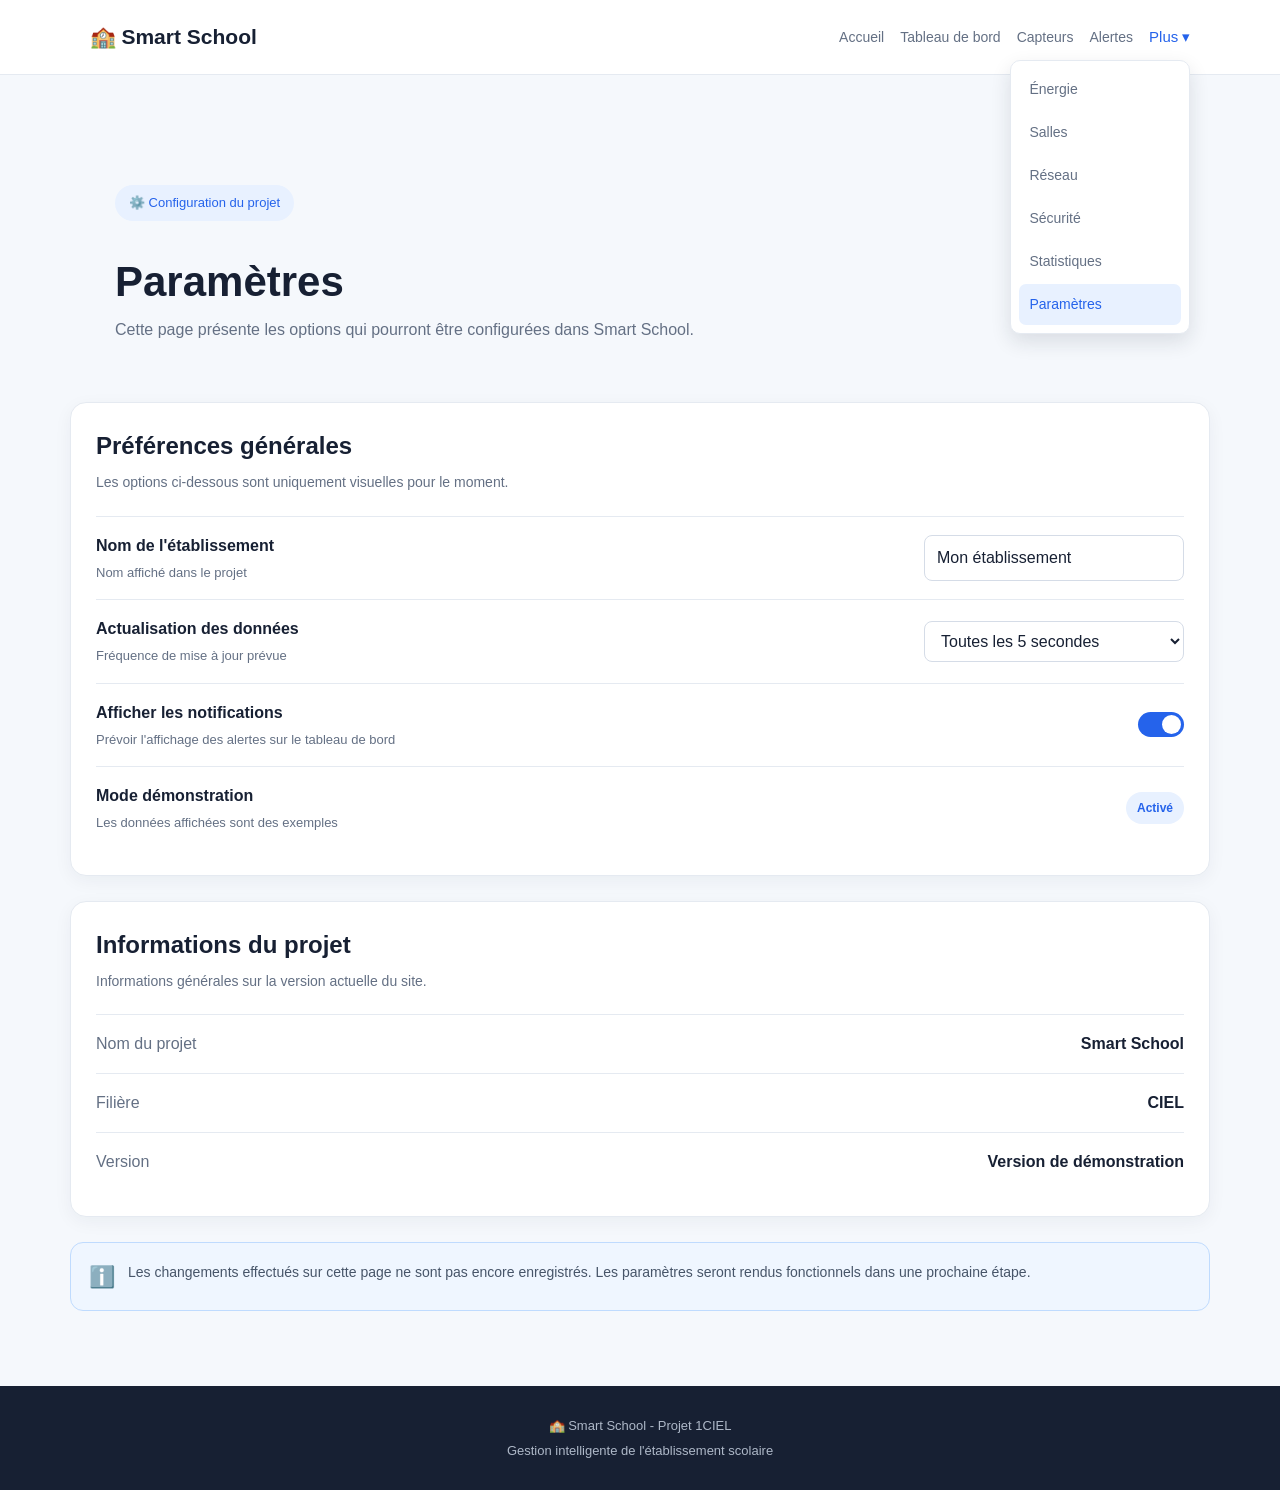
<file: parametres.html>
<!DOCTYPE html>
<html lang="fr">

<head>
    <meta charset="UTF-8">
    <meta name="viewport" content="width=device-width, initial-scale=1.0">

    <title>Paramètres - Smart School</title>

    <link rel="stylesheet" href="style.css">
</head>

<body>

    <!-- Barre de navigation -->
    <header class="navbar">

        <a class="logo" href="index.html">
            🏫 Smart School
        </a>

        <nav class="nav-links">
            <a href="index.html">Accueil</a>
            <a href="dashboard.html">Tableau de bord</a>
            <a href="capteurs.html">Capteurs</a>
            <a href="alertes.html">Alertes</a>

            <details class="nav-more" open>
                <summary>Plus ▾</summary>

                <div class="nav-dropdown">
                    <a href="energie.html">Énergie</a>
                    <a href="salles.html">Salles</a>
                    <a href="reseau.html">Réseau</a>
                    <a href="securite.html">Sécurité</a>
                    <a href="statistiques.html">Statistiques</a>
                    <a href="parametres.html" class="active" aria-current="page">
                        Paramètres
                    </a>
                </div>
            </details>
        </nav>

    </header>


    <!-- Contenu principal -->
    <main class="page-container">

        <section class="page-header">
            <span class="badge">⚙️ Configuration du projet</span>

            <h1>Paramètres</h1>

            <p>
                Cette page présente les options qui pourront être configurées
                dans Smart School.
            </p>
        </section>


        <!-- Préférences générales -->
        <section class="settings-panel">

            <h2>Préférences générales</h2>

            <p class="panel-description">
                Les options ci-dessous sont uniquement visuelles pour le moment.
            </p>

            <div class="settings-row">
                <div>
                    <strong>Nom de l'établissement</strong>
                    <small>Nom affiché dans le projet</small>
                </div>

                <input
                    type="text"
                    value="Mon établissement"
                    aria-label="Nom de l'établissement"
                >
            </div>

            <div class="settings-row">
                <div>
                    <strong>Actualisation des données</strong>
                    <small>Fréquence de mise à jour prévue</small>
                </div>

                <select aria-label="Fréquence d'actualisation">
                    <option>Toutes les 5 secondes</option>
                    <option>Toutes les 10 secondes</option>
                    <option>Toutes les 30 secondes</option>
                </select>
            </div>

            <div class="settings-row">
                <div>
                    <strong>Afficher les notifications</strong>
                    <small>
                        Prévoir l'affichage des alertes sur le tableau de bord
                    </small>
                </div>

                <label class="settings-switch">
                    <input type="checkbox" checked>
                    <span></span>
                </label>
            </div>

            <div class="settings-row">
                <div>
                    <strong>Mode démonstration</strong>
                    <small>Les données affichées sont des exemples</small>
                </div>

                <span class="settings-label">Activé</span>
            </div>

        </section>


        <!-- Informations du projet -->
        <section class="settings-panel">

            <h2>Informations du projet</h2>

            <p class="panel-description">
                Informations générales sur la version actuelle du site.
            </p>

            <div class="settings-info-row">
                <span>Nom du projet</span>
                <strong>Smart School</strong>
            </div>

            <div class="settings-info-row">
                <span>Filière</span>
                <strong>CIEL</strong>
            </div>

            <div class="settings-info-row">
                <span>Version</span>
                <strong>Version de démonstration</strong>
            </div>

        </section>


        <!-- Note sur les paramètres -->
        <section class="settings-note">
            <span>ℹ️</span>

            <p>
                Les changements effectués sur cette page ne sont pas encore
                enregistrés. Les paramètres seront rendus fonctionnels dans
                une prochaine étape.
            </p>
        </section>

    </main>


    <!-- Pied de page -->
    <footer>
        <p>🏫 Smart School - Projet 1CIEL</p>
        <p>Gestion intelligente de l'établissement scolaire</p>
    </footer>

</body>

</html>
</file>
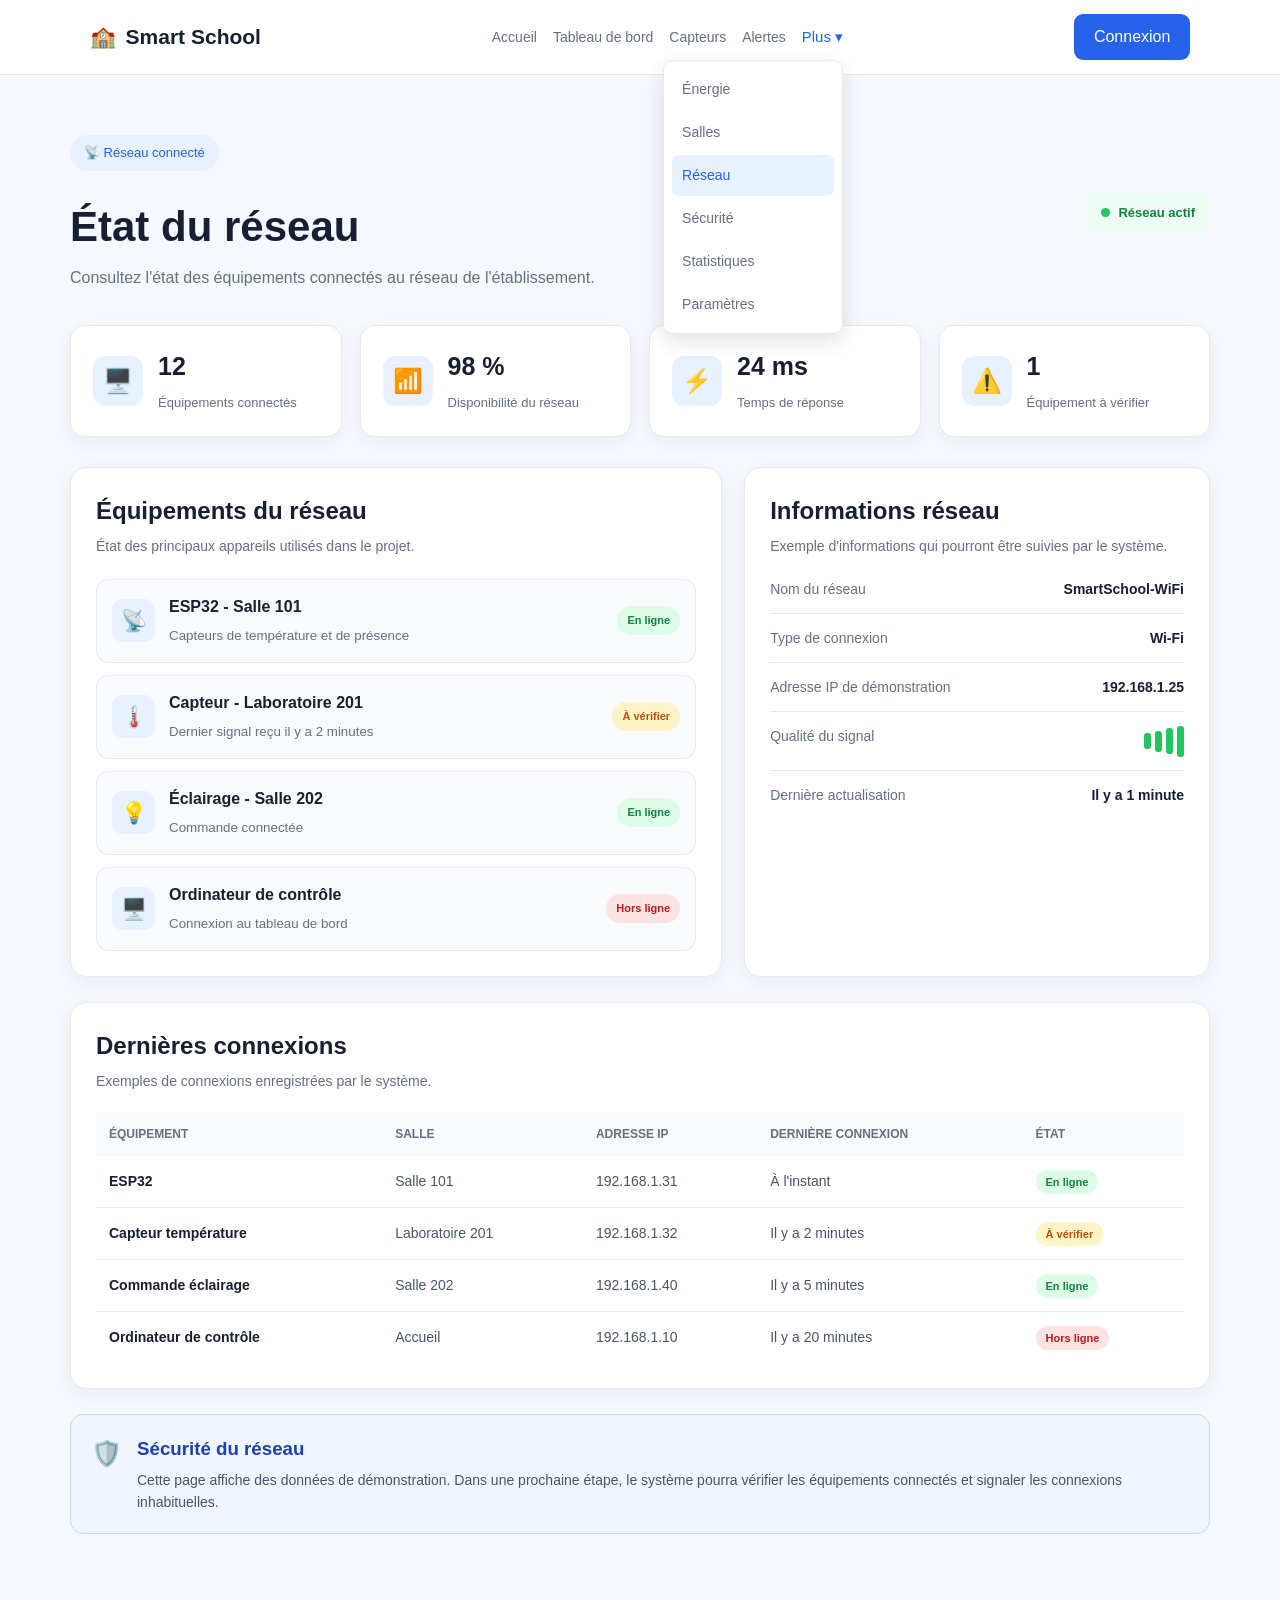
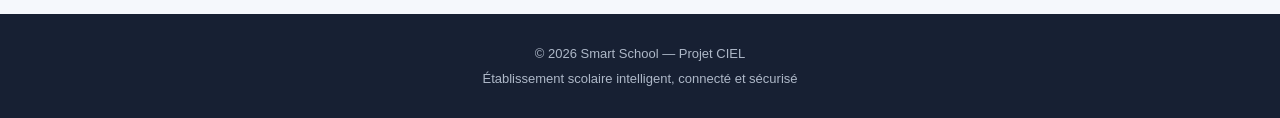
<file: reseau.html>
<!DOCTYPE html>
<html lang="fr">

<head>
    <meta charset="UTF-8">
    <meta name="viewport" content="width=device-width, initial-scale=1.0">

    <title>Réseau - Smart School</title>

    <link rel="stylesheet" href="style.css">
</head>

<body>

    <!-- Barre de navigation -->
    <header class="navbar">

        <div class="logo">
            🏫 <span>Smart School</span>
        </div>

        <nav class="nav-links">
            <a href="index.html">Accueil</a>
            <a href="dashboard.html">Tableau de bord</a>
            <a href="capteurs.html">Capteurs</a>
            <a href="alertes.html">Alertes</a>

            <details class="nav-more" open>
                <summary>Plus ▾</summary>

                <div class="nav-dropdown">
                    <a href="energie.html">Énergie</a>
                    <a href="salles.html">Salles</a>
                    <a href="reseau.html" class="active" aria-current="page">Réseau</a>
                    <a href="securite.html">Sécurité</a>
                    <a href="statistiques.html">Statistiques</a>
                    <a href="parametres.html">Paramètres</a>
                </div>
            </details>
        </nav>

        <button class="login-btn" type="button">Connexion</button>

    </header>


    <!-- Contenu de la page -->
    <main class="network-page">

        <!-- Présentation -->
        <section class="network-header">

            <div>
                <span class="badge">📡 Réseau connecté</span>

                <h1>État du réseau</h1>

                <p>
                    Consultez l'état des équipements connectés au réseau
                    de l'établissement.
                </p>
            </div>

            <div class="network-status">
                <span></span>
                Réseau actif
            </div>

        </section>


        <!-- Statistiques -->
        <section class="network-stats">

            <article class="network-stat-card">
                <div class="network-stat-icon">🖥️</div>
                <div>
                    <strong>12</strong>
                    <small>Équipements connectés</small>
                </div>
            </article>

            <article class="network-stat-card">
                <div class="network-stat-icon">📶</div>
                <div>
                    <strong>98 %</strong>
                    <small>Disponibilité du réseau</small>
                </div>
            </article>

            <article class="network-stat-card">
                <div class="network-stat-icon">⚡</div>
                <div>
                    <strong>24 ms</strong>
                    <small>Temps de réponse</small>
                </div>
            </article>

            <article class="network-stat-card">
                <div class="network-stat-icon">⚠️</div>
                <div>
                    <strong>1</strong>
                    <small>Équipement à vérifier</small>
                </div>
            </article>

        </section>


        <!-- Équipements et informations réseau -->
        <section class="network-content">

            <!-- Liste des équipements -->
            <article class="network-panel">

                <h2>Équipements du réseau</h2>

                <p class="network-panel-description">
                    État des principaux appareils utilisés dans le projet.
                </p>

                <div class="network-device">
                    <div class="network-device-icon">📡</div>

                    <div class="network-device-info">
                        <strong>ESP32 - Salle 101</strong>
                        <small>Capteurs de température et de présence</small>
                    </div>

                    <span class="device-state online">En ligne</span>
                </div>

                <div class="network-device">
                    <div class="network-device-icon">🌡️</div>

                    <div class="network-device-info">
                        <strong>Capteur - Laboratoire 201</strong>
                        <small>Dernier signal reçu il y a 2 minutes</small>
                    </div>

                    <span class="device-state warning">À vérifier</span>
                </div>

                <div class="network-device">
                    <div class="network-device-icon">💡</div>

                    <div class="network-device-info">
                        <strong>Éclairage - Salle 202</strong>
                        <small>Commande connectée</small>
                    </div>

                    <span class="device-state online">En ligne</span>
                </div>

                <div class="network-device">
                    <div class="network-device-icon">🖥️</div>

                    <div class="network-device-info">
                        <strong>Ordinateur de contrôle</strong>
                        <small>Connexion au tableau de bord</small>
                    </div>

                    <span class="device-state offline">Hors ligne</span>
                </div>

            </article>


            <!-- Informations sur le réseau -->
            <article class="network-panel">

                <h2>Informations réseau</h2>

                <p class="network-panel-description">
                    Exemple d'informations qui pourront être suivies par le système.
                </p>

                <div class="network-info-list">

                    <div class="network-info-row">
                        <span>Nom du réseau</span>
                        <strong>SmartSchool-WiFi</strong>
                    </div>

                    <div class="network-info-row">
                        <span>Type de connexion</span>
                        <strong>Wi-Fi</strong>
                    </div>

                    <div class="network-info-row">
                        <span>Adresse IP de démonstration</span>
                        <strong>192.168.1.25</strong>
                    </div>

                    <div class="network-info-row">
                        <span>Qualité du signal</span>

                        <div class="signal-line">
                            <span></span>
                            <span></span>
                            <span></span>
                            <span></span>
                        </div>
                    </div>

                    <div class="network-info-row">
                        <span>Dernière actualisation</span>
                        <strong>Il y a 1 minute</strong>
                    </div>

                </div>

            </article>

        </section>


        <!-- Tableau des connexions -->
        <section class="network-table-panel">

            <h2>Dernières connexions</h2>

            <p>
                Exemples de connexions enregistrées par le système.
            </p>

            <div class="network-table-wrapper">

                <table class="network-table">

                    <thead>
                        <tr>
                            <th>Équipement</th>
                            <th>Salle</th>
                            <th>Adresse IP</th>
                            <th>Dernière connexion</th>
                            <th>État</th>
                        </tr>
                    </thead>

                    <tbody>
                        <tr>
                            <td>ESP32</td>
                            <td>Salle 101</td>
                            <td>192.168.1.31</td>
                            <td>À l'instant</td>
                            <td>
                                <span class="device-state online">En ligne</span>
                            </td>
                        </tr>

                        <tr>
                            <td>Capteur température</td>
                            <td>Laboratoire 201</td>
                            <td>192.168.1.32</td>
                            <td>Il y a 2 minutes</td>
                            <td>
                                <span class="device-state warning">À vérifier</span>
                            </td>
                        </tr>

                        <tr>
                            <td>Commande éclairage</td>
                            <td>Salle 202</td>
                            <td>192.168.1.40</td>
                            <td>Il y a 5 minutes</td>
                            <td>
                                <span class="device-state online">En ligne</span>
                            </td>
                        </tr>

                        <tr>
                            <td>Ordinateur de contrôle</td>
                            <td>Accueil</td>
                            <td>192.168.1.10</td>
                            <td>Il y a 20 minutes</td>
                            <td>
                                <span class="device-state offline">Hors ligne</span>
                            </td>
                        </tr>
                    </tbody>

                </table>

            </div>

        </section>


        <!-- Information sur la sécurité -->
        <section class="network-security">

            <div class="network-security-icon">🛡️</div>

            <div>
                <h3>Sécurité du réseau</h3>

                <p>
                    Cette page affiche des données de démonstration.
                    Dans une prochaine étape, le système pourra vérifier
                    les équipements connectés et signaler les connexions inhabituelles.
                </p>
            </div>

        </section>

    </main>


    <!-- Pied de page -->
    <footer>
        <p>© 2026 Smart School — Projet CIEL</p>
        <p>Établissement scolaire intelligent, connecté et sécurisé</p>
    </footer>

</body>

</html>
</file>
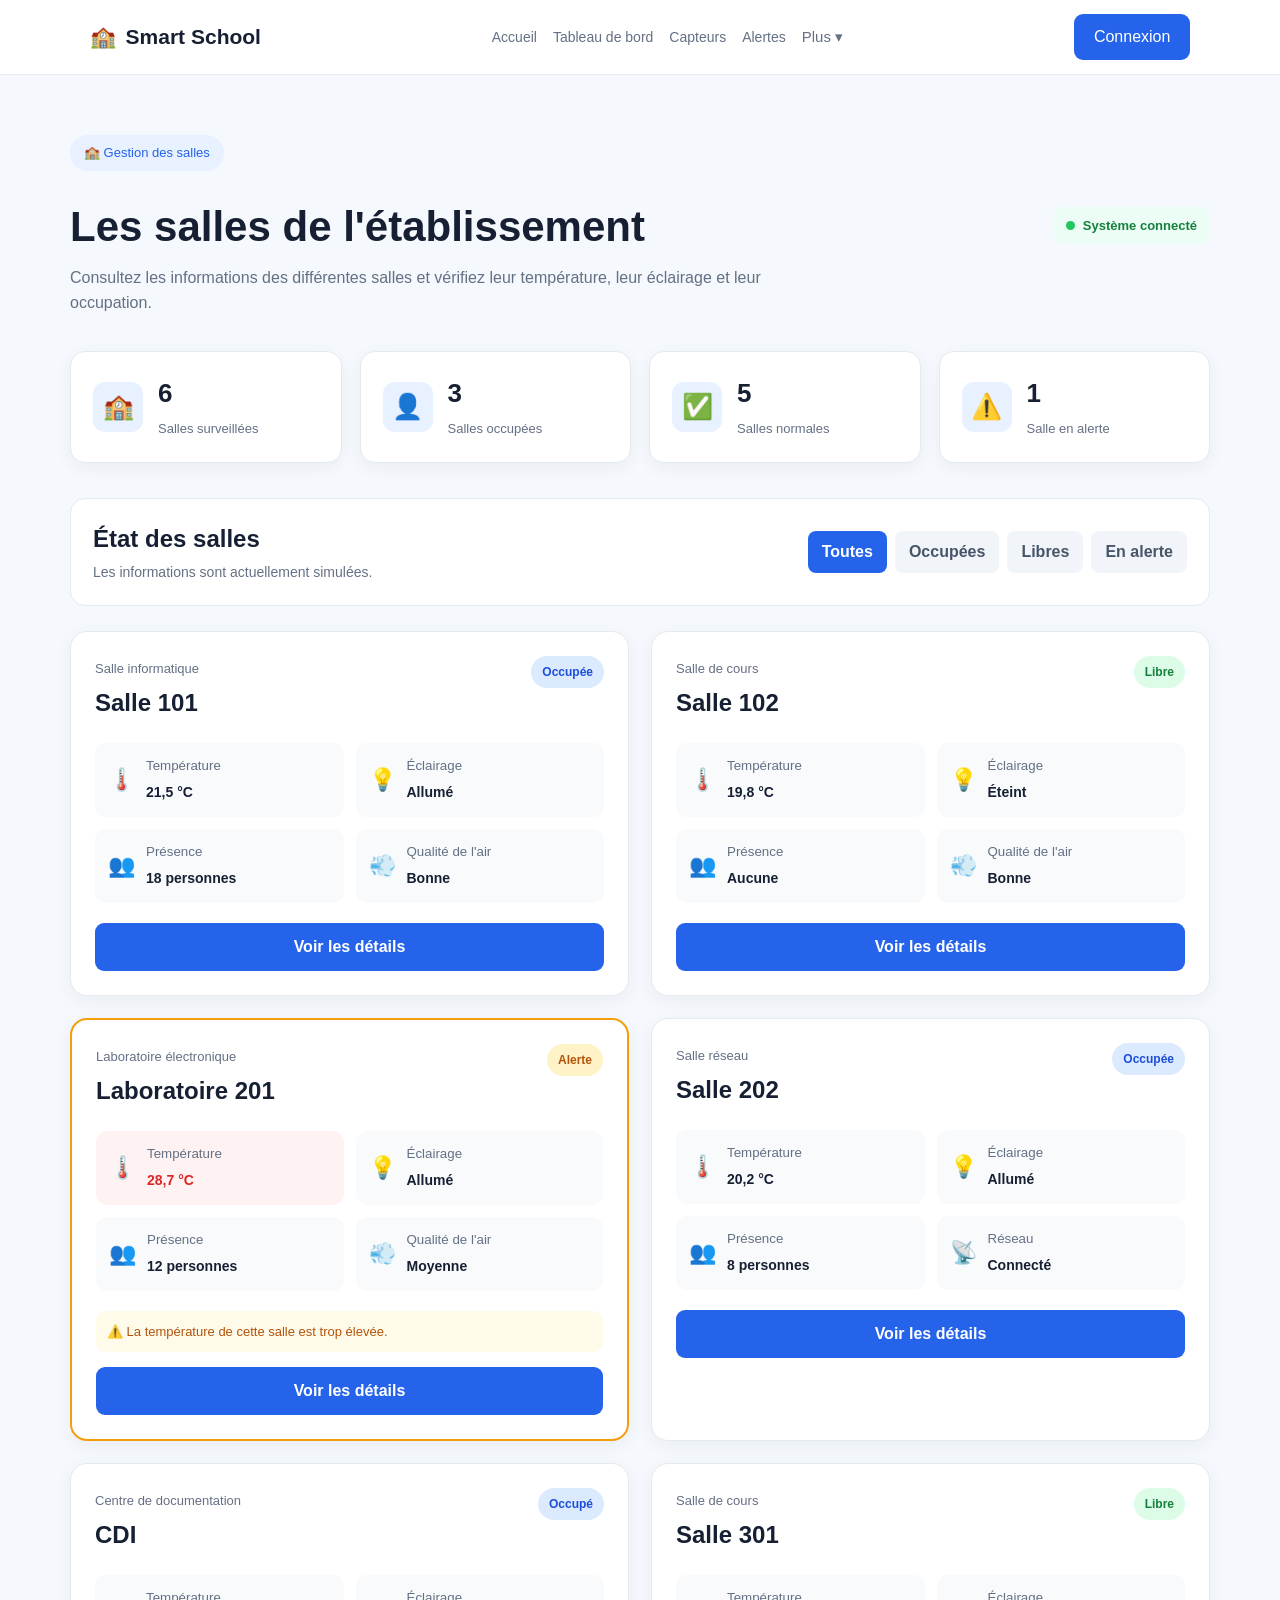
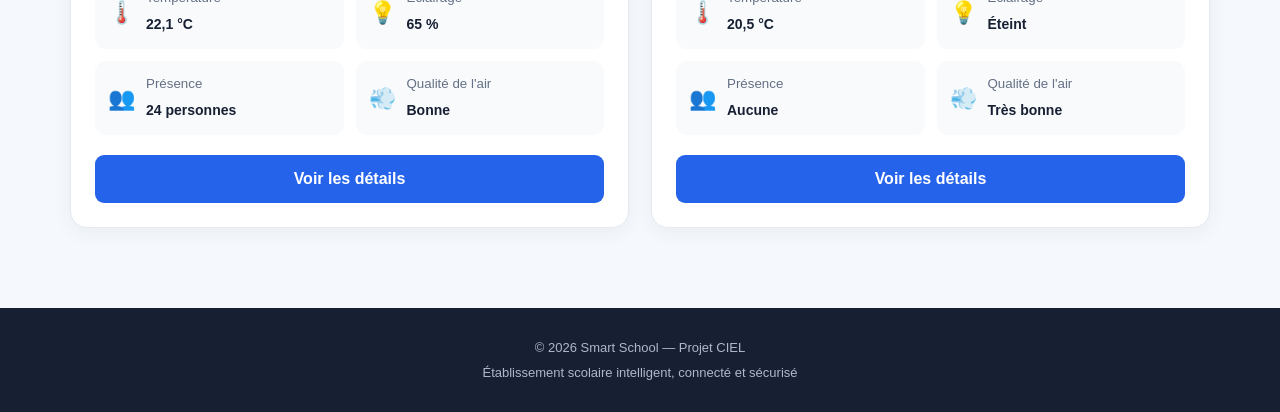
<file: salles.html>
<!DOCTYPE html>
<html lang="fr">

<head>
    <meta charset="UTF-8">
    <meta name="viewport" content="width=device-width, initial-scale=1.0">

    <title>Salles - Smart School</title>

    <link rel="stylesheet" href="style.css">
</head>

<body>

    <!-- Barre de navigation -->
    <header class="navbar">

        <div class="logo">
            🏫 <span>Smart School</span>
        </div>

        <nav class="nav-links">
            <a href="index.html">Accueil</a>
            <a href="dashboard.html">Tableau de bord</a>
            <a href="capteurs.html">Capteurs</a>
            <a href="alertes.html">Alertes</a>

            <details class="nav-more">
                <summary>Plus ▾</summary>

                <div class="nav-dropdown">
                    <a href="energie.html">Énergie</a>
                    <a href="salles.html" class="active" aria-current="page">Salles</a>
                    <a href="reseau.html">Réseau</a>
                    <a href="securite.html">Sécurité</a>
                    <a href="statistiques.html">Statistiques</a>
                    <a href="parametres.html">Paramètres</a>
                </div>
            </details>
        </nav>

        <button class="login-btn" type="button">
            Connexion
        </button>

    </header>


    <!-- Contenu principal -->
    <main class="salles-page">

        <!-- Présentation de la page -->
        <section class="salles-header">

            <div>
                <span class="badge">🏫 Gestion des salles</span>

                <h1>Les salles de l'établissement</h1>

                <p>
                    Consultez les informations des différentes salles
                    et vérifiez leur température, leur éclairage et leur occupation.
                </p>
            </div>

            <div class="status-online">
                <span></span>
                Système connecté
            </div>

        </section>


        <!-- Statistiques -->
        <section class="salles-stats">

            <article class="salle-stat-card">
                <div class="salle-stat-icon">🏫</div>
                <div>
                    <strong>6</strong>
                    <span>Salles surveillées</span>
                </div>
            </article>

            <article class="salle-stat-card">
                <div class="salle-stat-icon">👤</div>
                <div>
                    <strong>3</strong>
                    <span>Salles occupées</span>
                </div>
            </article>

            <article class="salle-stat-card">
                <div class="salle-stat-icon">✅</div>
                <div>
                    <strong>5</strong>
                    <span>Salles normales</span>
                </div>
            </article>

            <article class="salle-stat-card">
                <div class="salle-stat-icon">⚠️</div>
                <div>
                    <strong>1</strong>
                    <span>Salle en alerte</span>
                </div>
            </article>

        </section>


        <!-- Filtres -->
        <section class="salles-tools">

            <div>
                <h2>État des salles</h2>
                <p>Les informations sont actuellement simulées.</p>
            </div>

            <div class="salles-filters">
                <button class="salle-filter active" data-filter="all" type="button">
                    Toutes
                </button>

                <button class="salle-filter" data-filter="occupied" type="button">
                    Occupées
                </button>

                <button class="salle-filter" data-filter="free" type="button">
                    Libres
                </button>

                <button class="salle-filter" data-filter="alert" type="button">
                    En alerte
                </button>
            </div>

        </section>


        <!-- Liste des salles -->
        <section class="salles-grid" aria-label="Liste des salles">

            <!-- Salle 101 -->
            <article class="salle-card" data-status="occupied">

                <div class="salle-card-header">
                    <div>
                        <span class="salle-type">Salle informatique</span>
                        <h2>Salle 101</h2>
                    </div>

                    <span class="salle-status occupied">Occupée</span>
                </div>

                <div class="salle-information">

                    <div class="salle-info">
                        <span>🌡️</span>
                        <div>
                            <small>Température</small>
                            <strong>21,5 °C</strong>
                        </div>
                    </div>

                    <div class="salle-info">
                        <span>💡</span>
                        <div>
                            <small>Éclairage</small>
                            <strong>Allumé</strong>
                        </div>
                    </div>

                    <div class="salle-info">
                        <span>👥</span>
                        <div>
                            <small>Présence</small>
                            <strong>18 personnes</strong>
                        </div>
                    </div>

                    <div class="salle-info">
                        <span>💨</span>
                        <div>
                            <small>Qualité de l'air</small>
                            <strong>Bonne</strong>
                        </div>
                    </div>

                </div>

                <button class="details-btn" type="button"
                    onclick="afficherDetails('Salle 101')">
                    Voir les détails
                </button>

            </article>


            <!-- Salle 102 -->
            <article class="salle-card" data-status="free">

                <div class="salle-card-header">
                    <div>
                        <span class="salle-type">Salle de cours</span>
                        <h2>Salle 102</h2>
                    </div>

                    <span class="salle-status free">Libre</span>
                </div>

                <div class="salle-information">

                    <div class="salle-info">
                        <span>🌡️</span>
                        <div>
                            <small>Température</small>
                            <strong>19,8 °C</strong>
                        </div>
                    </div>

                    <div class="salle-info">
                        <span>💡</span>
                        <div>
                            <small>Éclairage</small>
                            <strong>Éteint</strong>
                        </div>
                    </div>

                    <div class="salle-info">
                        <span>👥</span>
                        <div>
                            <small>Présence</small>
                            <strong>Aucune</strong>
                        </div>
                    </div>

                    <div class="salle-info">
                        <span>💨</span>
                        <div>
                            <small>Qualité de l'air</small>
                            <strong>Bonne</strong>
                        </div>
                    </div>

                </div>

                <button class="details-btn" type="button"
                    onclick="afficherDetails('Salle 102')">
                    Voir les détails
                </button>

            </article>


            <!-- Laboratoire -->
            <article class="salle-card alert-card-room" data-status="alert">

                <div class="salle-card-header">
                    <div>
                        <span class="salle-type">Laboratoire électronique</span>
                        <h2>Laboratoire 201</h2>
                    </div>

                    <span class="salle-status alert">Alerte</span>
                </div>

                <div class="salle-information">

                    <div class="salle-info temperature-alert">
                        <span>🌡️</span>
                        <div>
                            <small>Température</small>
                            <strong>28,7 °C</strong>
                        </div>
                    </div>

                    <div class="salle-info">
                        <span>💡</span>
                        <div>
                            <small>Éclairage</small>
                            <strong>Allumé</strong>
                        </div>
                    </div>

                    <div class="salle-info">
                        <span>👥</span>
                        <div>
                            <small>Présence</small>
                            <strong>12 personnes</strong>
                        </div>
                    </div>

                    <div class="salle-info">
                        <span>💨</span>
                        <div>
                            <small>Qualité de l'air</small>
                            <strong>Moyenne</strong>
                        </div>
                    </div>

                </div>

                <p class="room-warning">
                    ⚠️ La température de cette salle est trop élevée.
                </p>

                <button class="details-btn" type="button"
                    onclick="afficherDetails('Laboratoire 201')">
                    Voir les détails
                </button>

            </article>


            <!-- Salle 202 -->
            <article class="salle-card" data-status="occupied">

                <div class="salle-card-header">
                    <div>
                        <span class="salle-type">Salle réseau</span>
                        <h2>Salle 202</h2>
                    </div>

                    <span class="salle-status occupied">Occupée</span>
                </div>

                <div class="salle-information">

                    <div class="salle-info">
                        <span>🌡️</span>
                        <div>
                            <small>Température</small>
                            <strong>20,2 °C</strong>
                        </div>
                    </div>

                    <div class="salle-info">
                        <span>💡</span>
                        <div>
                            <small>Éclairage</small>
                            <strong>Allumé</strong>
                        </div>
                    </div>

                    <div class="salle-info">
                        <span>👥</span>
                        <div>
                            <small>Présence</small>
                            <strong>8 personnes</strong>
                        </div>
                    </div>

                    <div class="salle-info">
                        <span>📡</span>
                        <div>
                            <small>Réseau</small>
                            <strong>Connecté</strong>
                        </div>
                    </div>

                </div>

                <button class="details-btn" type="button"
                    onclick="afficherDetails('Salle 202')">
                    Voir les détails
                </button>

            </article>


            <!-- CDI -->
            <article class="salle-card" data-status="occupied">

                <div class="salle-card-header">
                    <div>
                        <span class="salle-type">Centre de documentation</span>
                        <h2>CDI</h2>
                    </div>

                    <span class="salle-status occupied">Occupé</span>
                </div>

                <div class="salle-information">

                    <div class="salle-info">
                        <span>🌡️</span>
                        <div>
                            <small>Température</small>
                            <strong>22,1 °C</strong>
                        </div>
                    </div>

                    <div class="salle-info">
                        <span>💡</span>
                        <div>
                            <small>Éclairage</small>
                            <strong>65 %</strong>
                        </div>
                    </div>

                    <div class="salle-info">
                        <span>👥</span>
                        <div>
                            <small>Présence</small>
                            <strong>24 personnes</strong>
                        </div>
                    </div>

                    <div class="salle-info">
                        <span>💨</span>
                        <div>
                            <small>Qualité de l'air</small>
                            <strong>Bonne</strong>
                        </div>
                    </div>

                </div>

                <button class="details-btn" type="button"
                    onclick="afficherDetails('CDI')">
                    Voir les détails
                </button>

            </article>


            <!-- Salle 301 -->
            <article class="salle-card" data-status="free">

                <div class="salle-card-header">
                    <div>
                        <span class="salle-type">Salle de cours</span>
                        <h2>Salle 301</h2>
                    </div>

                    <span class="salle-status free">Libre</span>
                </div>

                <div class="salle-information">

                    <div class="salle-info">
                        <span>🌡️</span>
                        <div>
                            <small>Température</small>
                            <strong>20,5 °C</strong>
                        </div>
                    </div>

                    <div class="salle-info">
                        <span>💡</span>
                        <div>
                            <small>Éclairage</small>
                            <strong>Éteint</strong>
                        </div>
                    </div>

                    <div class="salle-info">
                        <span>👥</span>
                        <div>
                            <small>Présence</small>
                            <strong>Aucune</strong>
                        </div>
                    </div>

                    <div class="salle-info">
                        <span>💨</span>
                        <div>
                            <small>Qualité de l'air</small>
                            <strong>Très bonne</strong>
                        </div>
                    </div>

                </div>

                <button class="details-btn" type="button"
                    onclick="afficherDetails('Salle 301')">
                    Voir les détails
                </button>

            </article>

        </section>

    </main>


    <!-- Pied de page -->
    <footer>
        <p>© 2026 Smart School — Projet CIEL</p>
        <p>Établissement scolaire intelligent, connecté et sécurisé</p>
    </footer>


    <script src="salles.js"></script>

</body>

</html>
</file>
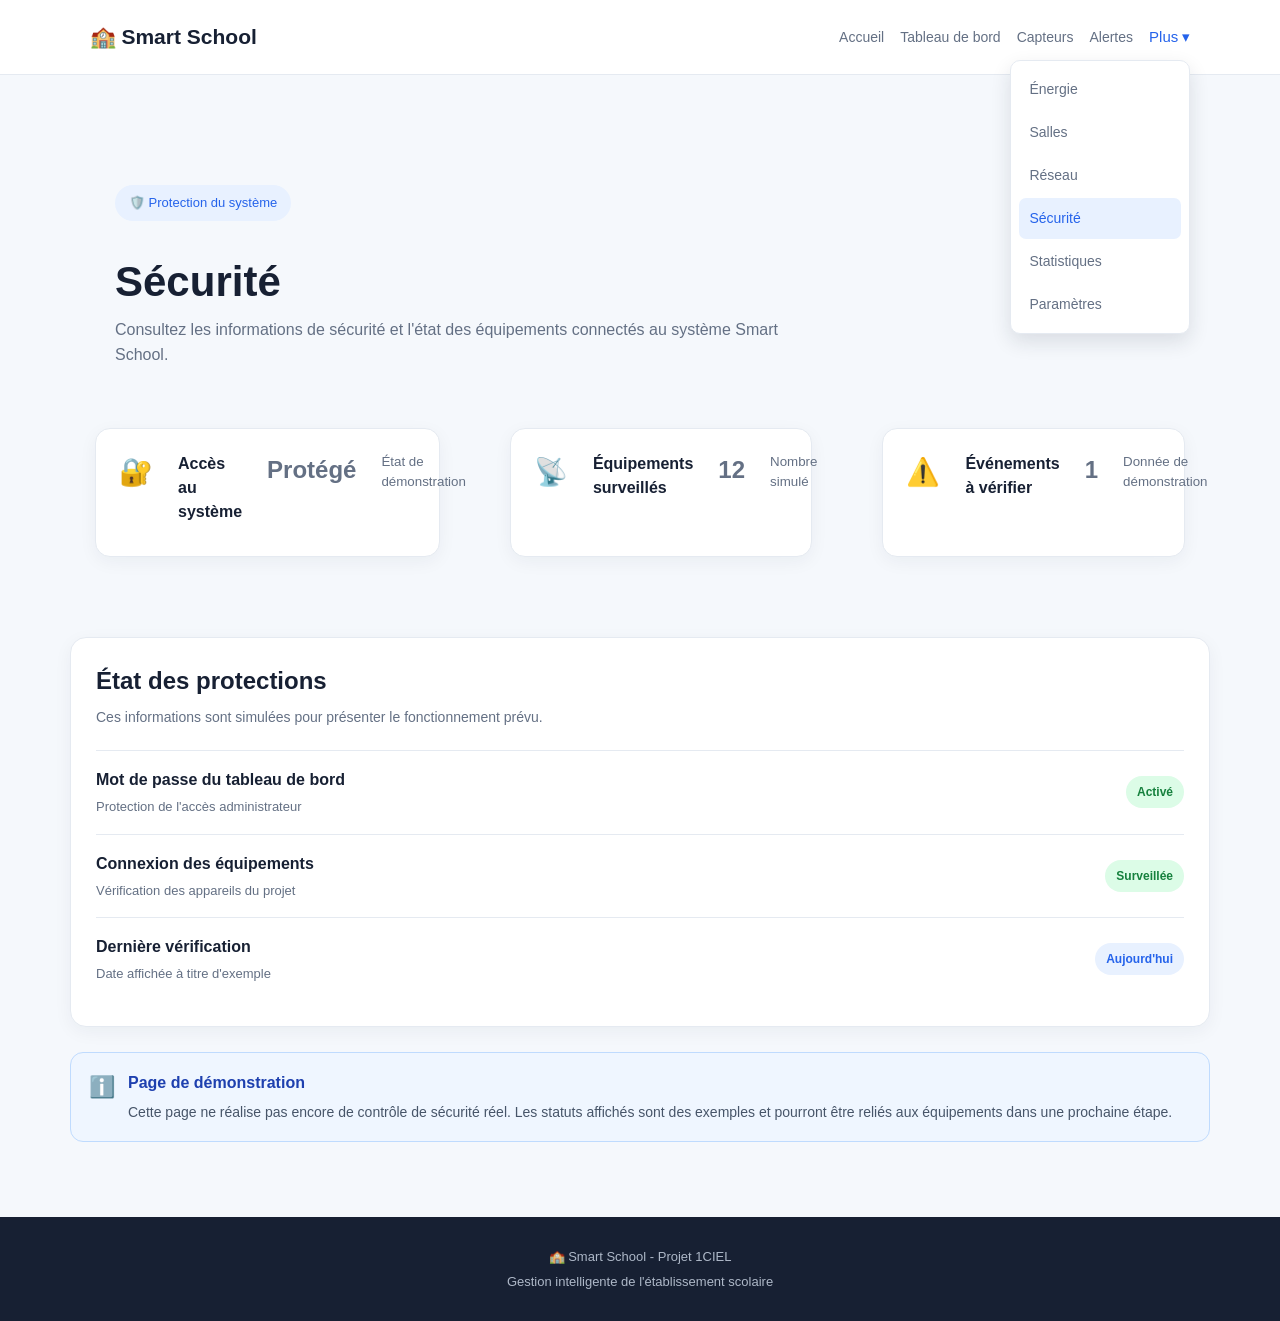
<file: securite.html>
<!DOCTYPE html>
<html lang="fr">

<head>
    <meta charset="UTF-8">
    <meta name="viewport" content="width=device-width, initial-scale=1.0">

    <title>Sécurité - Smart School</title>

    <link rel="stylesheet" href="style.css">
</head>

<body>

    <!-- Barre de navigation -->
    <header class="navbar">

        <a class="logo" href="index.html">
            🏫 Smart School
        </a>

        <nav class="nav-links">
            <a href="index.html">Accueil</a>
            <a href="dashboard.html">Tableau de bord</a>
            <a href="capteurs.html">Capteurs</a>
            <a href="alertes.html">Alertes</a>

            <details class="nav-more" open>
                <summary>Plus ▾</summary>

                <div class="nav-dropdown">
                    <a href="energie.html">Énergie</a>
                    <a href="salles.html">Salles</a>
                    <a href="reseau.html">Réseau</a>
                    <a href="securite.html" class="active" aria-current="page">Sécurité</a>
                    <a href="statistiques.html">Statistiques</a>
                    <a href="parametres.html">Paramètres</a>
                </div>
            </details>
        </nav>

    </header>


    <!-- Contenu principal -->
    <main class="page-container">

        <section class="page-header">
            <span class="badge">🛡️ Protection du système</span>

            <h1>Sécurité</h1>

            <p>
                Consultez les informations de sécurité et l'état des équipements
                connectés au système Smart School.
            </p>
        </section>


        <!-- Informations principales -->
        <section class="security-cards">

            <article class="security-card">
                <span>🔐</span>
                <h2>Accès au système</h2>
                <p class="security-value">Protégé</p>
                <small>État de démonstration</small>
            </article>

            <article class="security-card">
                <span>📡</span>
                <h2>Équipements surveillés</h2>
                <p class="security-value">12</p>
                <small>Nombre simulé</small>
            </article>

            <article class="security-card">
                <span>⚠️</span>
                <h2>Événements à vérifier</h2>
                <p class="security-value">1</p>
                <small>Donnée de démonstration</small>
            </article>

        </section>


        <!-- État des protections -->
        <section class="security-panel">

            <h2>État des protections</h2>

            <p class="panel-description">
                Ces informations sont simulées pour présenter le fonctionnement prévu.
            </p>

            <div class="security-row">
                <div>
                    <strong>Mot de passe du tableau de bord</strong>
                    <small>Protection de l'accès administrateur</small>
                </div>

                <span class="security-status status-on">Activé</span>
            </div>

            <div class="security-row">
                <div>
                    <strong>Connexion des équipements</strong>
                    <small>Vérification des appareils du projet</small>
                </div>

                <span class="security-status status-on">Surveillée</span>
            </div>

            <div class="security-row">
                <div>
                    <strong>Dernière vérification</strong>
                    <small>Date affichée à titre d'exemple</small>
                </div>

                <span class="security-status status-neutral">Aujourd'hui</span>
            </div>

        </section>


        <!-- Information de démonstration -->
        <section class="security-warning">
            <span>ℹ️</span>

            <div>
                <h2>Page de démonstration</h2>

                <p>
                    Cette page ne réalise pas encore de contrôle de sécurité réel.
                    Les statuts affichés sont des exemples et pourront être reliés
                    aux équipements dans une prochaine étape.
                </p>
            </div>
        </section>

    </main>


    <!-- Pied de page -->
    <footer>
        <p>🏫 Smart School - Projet 1CIEL</p>
        <p>Gestion intelligente de l'établissement scolaire</p>
    </footer>

</body>

</html>
</file>
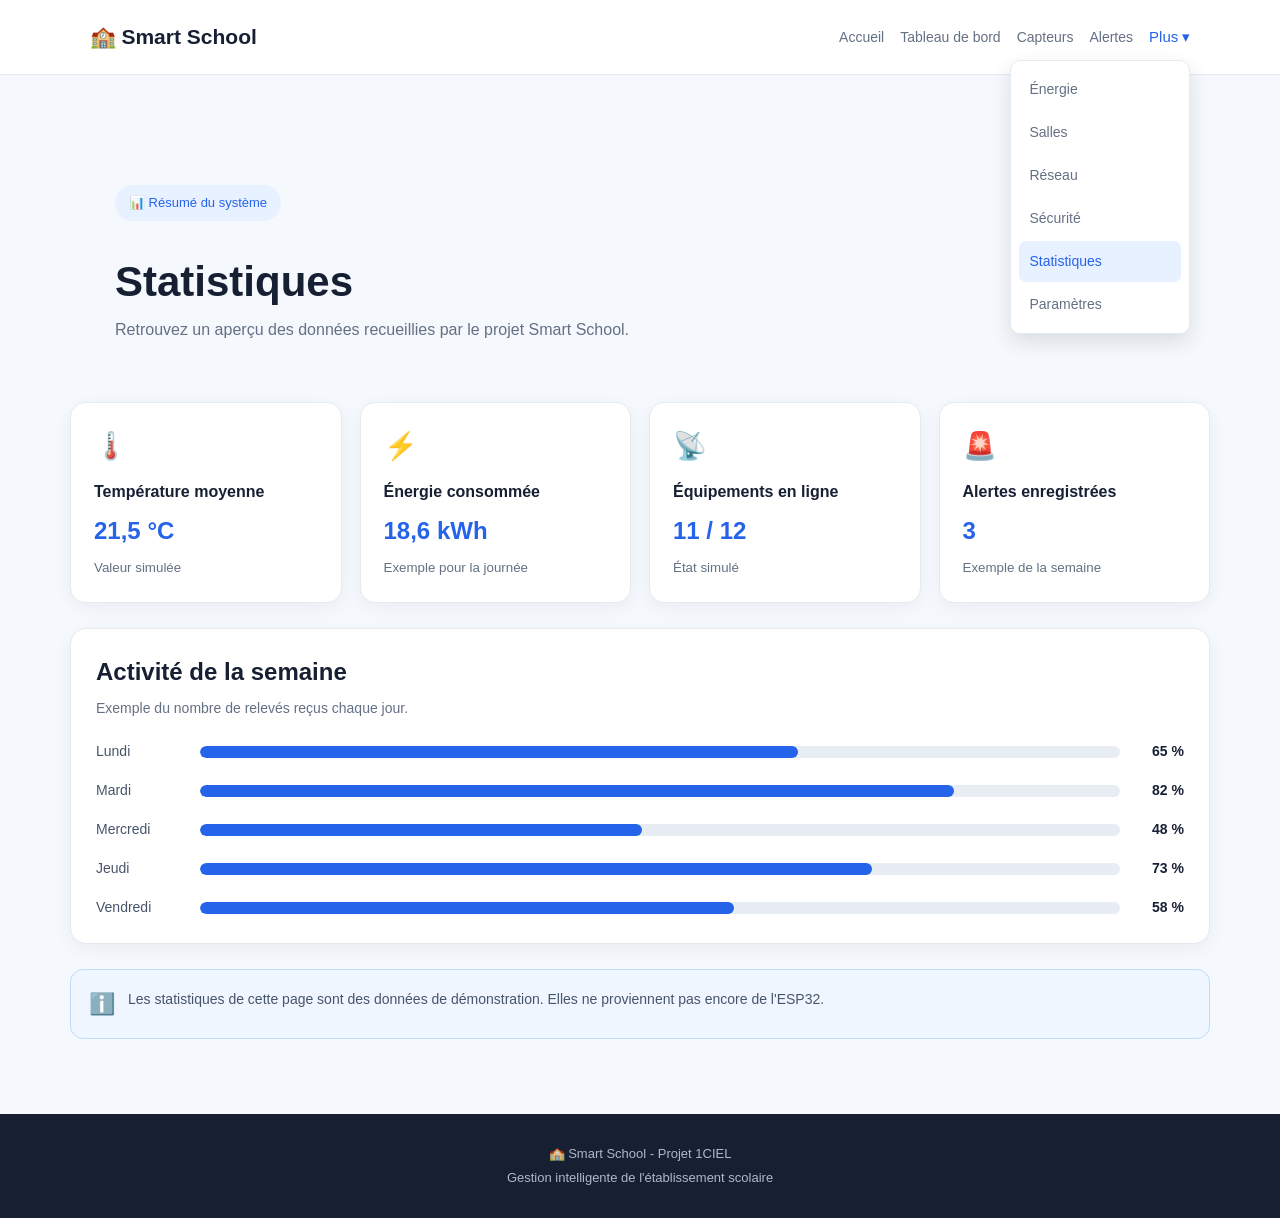
<file: statistiques.html>
<!DOCTYPE html>
<html lang="fr">

<head>
    <meta charset="UTF-8">
    <meta name="viewport" content="width=device-width, initial-scale=1.0">

    <title>Statistiques - Smart School</title>

    <link rel="stylesheet" href="style.css">
</head>

<body>

    <!-- Barre de navigation -->
    <header class="navbar">

        <a class="logo" href="index.html">
            🏫 Smart School
        </a>

        <nav class="nav-links">
            <a href="index.html">Accueil</a>
            <a href="dashboard.html">Tableau de bord</a>
            <a href="capteurs.html">Capteurs</a>
            <a href="alertes.html">Alertes</a>

            <details class="nav-more" open>
                <summary>Plus ▾</summary>

                <div class="nav-dropdown">
                    <a href="energie.html">Énergie</a>
                    <a href="salles.html">Salles</a>
                    <a href="reseau.html">Réseau</a>
                    <a href="securite.html">Sécurité</a>
                    <a href="statistiques.html" class="active" aria-current="page">
                        Statistiques
                    </a>
                    <a href="parametres.html">Paramètres</a>
                </div>
            </details>
        </nav>

    </header>


    <!-- Contenu principal -->
    <main class="page-container">

        <section class="page-header">
            <span class="badge">📊 Résumé du système</span>

            <h1>Statistiques</h1>

            <p>
                Retrouvez un aperçu des données recueillies par le projet
                Smart School.
            </p>
        </section>


        <!-- Cartes de statistiques -->
        <section class="statistics-cards">

            <article class="statistics-card">
                <span>🌡️</span>
                <h2>Température moyenne</h2>
                <p class="statistics-value">21,5 °C</p>
                <small>Valeur simulée</small>
            </article>

            <article class="statistics-card">
                <span>⚡</span>
                <h2>Énergie consommée</h2>
                <p class="statistics-value">18,6 kWh</p>
                <small>Exemple pour la journée</small>
            </article>

            <article class="statistics-card">
                <span>📡</span>
                <h2>Équipements en ligne</h2>
                <p class="statistics-value">11 / 12</p>
                <small>État simulé</small>
            </article>

            <article class="statistics-card">
                <span>🚨</span>
                <h2>Alertes enregistrées</h2>
                <p class="statistics-value">3</p>
                <small>Exemple de la semaine</small>
            </article>

        </section>


        <!-- Activité de la semaine -->
        <section class="statistics-panel">

            <h2>Activité de la semaine</h2>

            <p class="panel-description">
                Exemple du nombre de relevés reçus chaque jour.
            </p>

            <div class="statistics-bars">

                <div class="statistics-bar-item">
                    <span>Lundi</span>
                    <div class="statistics-bar-background">
                        <div class="statistics-bar-fill" style="width: 65%;"></div>
                    </div>
                    <strong>65 %</strong>
                </div>

                <div class="statistics-bar-item">
                    <span>Mardi</span>
                    <div class="statistics-bar-background">
                        <div class="statistics-bar-fill" style="width: 82%;"></div>
                    </div>
                    <strong>82 %</strong>
                </div>

                <div class="statistics-bar-item">
                    <span>Mercredi</span>
                    <div class="statistics-bar-background">
                        <div class="statistics-bar-fill" style="width: 48%;"></div>
                    </div>
                    <strong>48 %</strong>
                </div>

                <div class="statistics-bar-item">
                    <span>Jeudi</span>
                    <div class="statistics-bar-background">
                        <div class="statistics-bar-fill" style="width: 73%;"></div>
                    </div>
                    <strong>73 %</strong>
                </div>

                <div class="statistics-bar-item">
                    <span>Vendredi</span>
                    <div class="statistics-bar-background">
                        <div class="statistics-bar-fill" style="width: 58%;"></div>
                    </div>
                    <strong>58 %</strong>
                </div>

            </div>

        </section>


        <!-- Note sur les données -->
        <section class="statistics-note">
            <span>ℹ️</span>

            <p>
                Les statistiques de cette page sont des données de démonstration.
                Elles ne proviennent pas encore de l'ESP32.
            </p>
        </section>

    </main>


    <!-- Pied de page -->
    <footer>
        <p>🏫 Smart School - Projet 1CIEL</p>
        <p>Gestion intelligente de l'établissement scolaire</p>
    </footer>

</body>

</html>
</file>
<file: style.css>
/* ==========================================
   SMART SCHOOL — STYLE GENERAL
   Projet CIEL
========================================== */

* {
    margin: 0;
    padding: 0;
    box-sizing: border-box;
}

html {
    scroll-behavior: smooth;
}

body {
    font-family: Arial, sans-serif;
    background: #f5f8fc;
    color: #172033;
    line-height: 1.5;
}

button,
input,
select {
    font: inherit;
}

button {
    cursor: pointer;
}

button:focus-visible,
a:focus-visible {
    outline: 3px solid #93c5fd;
    outline-offset: 3px;
}

a {
    -webkit-tap-highlight-color: transparent;
}

/* ==========================================
   BARRE DE NAVIGATION
========================================== */

.navbar {
    min-height: 75px;
    background: white;
    display: flex;
    align-items: center;
    justify-content: space-between;
    gap: 25px;
    padding: 15px 5%;
    border-bottom: 1px solid #e5eaf1;
    position: sticky;
    top: 0;
    z-index: 100;
}

.logo {
    display: flex;
    align-items: center;
    gap: 10px;
    font-size: 21px;
    font-weight: bold;
    white-space: nowrap;
}

nav {
    display: flex;
    align-items: center;
    justify-content: center;
    gap: 25px;
}

nav a {
    color: #647084;
    text-decoration: none;
    font-size: 15px;
    transition: color 0.2s;
}

nav a:hover,
nav a.active {
    color: #2563eb;
}

.login-btn {
    flex-shrink: 0;
    background: #2563eb;
    color: white;
    border: none;
    padding: 11px 20px;
    border-radius: 9px;
    transition: background 0.2s;
}

.login-btn:hover,
.primary-btn:hover {
    background: #1d4ed8;
}

/* ==========================================
   NAVIGATION ENTRE LES SECTIONS
========================================== */

.page-section {
    display: none;
    min-height: 60vh;
}

.page-section.active-section {
    display: block;
}

/* ==========================================
   ACCUEIL — HERO
========================================== */

.hero {
    max-width: 1200px;
    margin: auto;
    padding: 80px 30px;
    display: flex;
    align-items: center;
    justify-content: space-between;
    gap: 60px;
}

.hero-text {
    flex: 1;
    max-width: 580px;
}

.badge {
    display: inline-block;
    background: #e8f1ff;
    color: #2563eb;
    padding: 8px 14px;
    border-radius: 30px;
    font-size: 13px;
    margin-bottom: 22px;
}

h1 {
    font-size: 48px;
    line-height: 1.12;
    margin-bottom: 20px;
}

h1 strong {
    color: #2563eb;
}

.hero-text p {
    color: #647084;
    font-size: 18px;
    line-height: 1.7;
    margin-bottom: 30px;
}

/* ==========================================
   BOUTONS
========================================== */

.buttons {
    display: flex;
    flex-wrap: wrap;
    gap: 12px;
}

.primary-btn,
.secondary-btn {
    padding: 13px 19px;
    border-radius: 9px;
    font-size: 15px;
    transition: background 0.2s, transform 0.2s;
}

.primary-btn {
    border: none;
    background: #2563eb;
    color: white;
}

.secondary-btn {
    border: 1px solid #d5dce7;
    background: white;
    color: #172033;
}

.secondary-btn:hover {
    background: #f1f5f9;
}

.primary-btn:hover,
.secondary-btn:hover {
    transform: translateY(-1px);
}

/* ==========================================
   APERCU DU TABLEAU DE BORD
========================================== */

.dashboard-preview {
    width: 360px;
    max-width: 100%;
    flex-shrink: 0;
    background: #172033;
    border-radius: 20px;
    padding: 22px;
    box-shadow: 0 20px 50px rgba(20, 30, 50, 0.2);
}

.preview-header {
    color: white;
    display: flex;
    justify-content: space-between;
    gap: 10px;
    margin-bottom: 20px;
    font-weight: bold;
}

.online {
    color: #4ade80;
    font-size: 12px;
}

.preview-card {
    background: #222d42;
    border-radius: 12px;
    padding: 15px;
    margin-bottom: 10px;
    display: flex;
    align-items: center;
    gap: 15px;
    color: white;
}

.preview-card:last-child {
    margin-bottom: 0;
}

.preview-card > span {
    font-size: 25px;
}

.preview-card small {
    display: block;
    color: #9ca9bd;
    margin-bottom: 4px;
}

.preview-card strong {
    font-size: 16px;
}

/* ==========================================
   FONCTIONNALITES DE L'ACCUEIL
========================================== */

.features {
    background: white;
    padding: 75px 5%;
    text-align: center;
}

.features h2 {
    font-size: 32px;
    margin-bottom: 12px;
}

.section-description {
    color: #647084;
    margin: 0 0 30px;
    line-height: 1.7;
}

.feature-grid {
    max-width: 1100px;
    margin: auto;
    display: grid;
    grid-template-columns: repeat(4, minmax(0, 1fr));
    gap: 20px;
}

.feature {
    padding: 25px;
    border: 1px solid #e5eaf1;
    border-radius: 15px;
    text-align: left;
    background: white;
    transition: transform 0.2s, box-shadow 0.2s;
}

.feature:hover {
    transform: translateY(-3px);
    box-shadow: 0 8px 22px rgba(0, 0, 0, 0.06);
}

.icon {
    font-size: 30px;
    margin-bottom: 15px;
}

.feature h3 {
    margin-bottom: 10px;
}

.feature p {
    color: #647084;
    line-height: 1.6;
    font-size: 14px;
}

/* ==========================================
   EN-TETE COMMUN DES SECTIONS
========================================== */

.page-header {
    max-width: 1100px;
    margin: 0 auto;
    padding: 55px 25px 25px;
}

.page-header h1 {
    font-size: 42px;
    margin: 0 0 12px;
}

.page-header p {
    color: #647084;
    font-size: 16px;
    max-width: 750px;
    line-height: 1.7;
}

/* ==========================================
   CONTENEURS COMMUNS
========================================== */

.content-section,
.dashboard-cards,
.sensor-summary,
.sensor-grid,
.energy-grid,
.network-grid,
.statistics-list,
.alerts-list,
.security-card,
.presentation-card,
.system-status {
    max-width: 1100px;
    margin-left: auto;
    margin-right: auto;
}

.content-section {
    margin-top: 25px;
    margin-bottom: 55px;
    padding: 0 25px;
}

.content-section h2 {
    font-size: 27px;
    margin-bottom: 8px;
}

/* ==========================================
   ETAT DU SYSTEME
========================================== */

.system-status {
    display: flex;
    align-items: center;
    gap: 13px;
    margin-top: 5px;
    margin-bottom: 25px;
    padding: 16px 20px;
    width: calc(100% - 50px);
    background: #ecfdf5;
    border: 1px solid #bbf7d0;
    border-radius: 13px;
}

.system-status strong,
.system-status small {
    display: block;
}

.system-status small {
    color: #647084;
    margin-top: 3px;
}

.status-dot {
    width: 11px;
    height: 11px;
    flex-shrink: 0;
    border-radius: 50%;
    background: #22c55e;
}

/* ==========================================
   CARTES DU TABLEAU DE BORD
========================================== */

.dashboard-cards {
    display: grid;
    grid-template-columns: repeat(2, minmax(0, 1fr));
    gap: 18px;
    padding: 0 25px;
}

.dashboard-card {
    min-width: 0;
    background: white;
    border: 1px solid #e5eaf1;
    border-radius: 15px;
    padding: 22px;
    display: flex;
    align-items: center;
    gap: 15px;
    box-shadow: 0 5px 18px rgba(0, 0, 0, 0.04);
}

.card-icon {
    width: 52px;
    height: 52px;
    flex-shrink: 0;
    display: flex;
    align-items: center;
    justify-content: center;
    background: #eff6ff;
    border-radius: 12px;
    font-size: 27px;
}

.dashboard-card > div:nth-child(2) {
    min-width: 0;
}

.dashboard-card small {
    display: block;
    color: #647084;
    margin-bottom: 4px;
}

.dashboard-card strong {
    display: block;
    font-size: 23px;
    overflow-wrap: anywhere;
}

.card-status {
    margin-left: auto;
    color: #15803d;
    font-size: 12px;
    font-weight: bold;
}

/* ==========================================
   CARTES DES SALLES
========================================== */

.rooms-grid {
    display: grid;
    grid-template-columns: repeat(2, minmax(0, 1fr));
    gap: 20px;
}

.room-card {
    min-width: 0;
    background: white;
    border: 1px solid #e5eaf1;
    border-radius: 15px;
    padding: 23px;
    box-shadow: 0 5px 18px rgba(0, 0, 0, 0.04);
}

.room-top {
    display: flex;
    align-items: center;
    justify-content: space-between;
    gap: 12px;
}

.room-icon {
    font-size: 29px;
}

.room-online {
    color: #15803d;
    font-size: 12px;
    font-weight: bold;
}

.room-card h3 {
    font-size: 20px;
    margin: 16px 0 12px;
}

.room-card p {
    color: #647084;
    margin-top: 7px;
}

.room-card strong {
    color: #172033;
}

/* ==========================================
   ACCES RAPIDES
========================================== */

.quick-grid {
    display: grid;
    grid-template-columns: repeat(3, minmax(0, 1fr));
    gap: 16px;
}

.quick-card {
    width: 100%;
    min-width: 0;
    text-align: left;
    font-family: inherit;
    color: #172033;
    background: white;
    border: 1px solid #e5eaf1;
    border-radius: 14px;
    padding: 20px;
    display: flex;
    align-items: center;
    gap: 15px;
    transition: transform 0.2s, box-shadow 0.2s;
}

.quick-card:hover {
    transform: translateY(-3px);
    box-shadow: 0 8px 22px rgba(0, 0, 0, 0.07);
}

.quick-card > span {
    font-size: 30px;
    flex-shrink: 0;
}

.quick-card h3 {
    font-size: 16px;
    margin-bottom: 5px;
}

.quick-card p {
    font-size: 13px;
    color: #647084;
}

/* ==========================================
   RESUME DES CAPTEURS
========================================== */

.sensor-summary {
    display: grid;
    grid-template-columns: repeat(4, minmax(0, 1fr));
    gap: 15px;
    padding: 0 25px;
    margin-bottom: 25px;
}

.sensor-summary article {
    background: white;
    border: 1px solid #e5eaf1;
    border-radius: 14px;
    padding: 22px;
}

.sensor-summary strong {
    display: block;
    font-size: 28px;
    color: #2563eb;
    margin-bottom: 5px;
}

.sensor-summary span {
    color: #647084;
    font-size: 13px;
}

.sensor-grid {
    display: grid;
    grid-template-columns: repeat(2, minmax(0, 1fr));
    gap: 18px;
    padding: 0 25px 55px;
}

.sensor-card {
    min-width: 0;
    display: flex;
    align-items: flex-start;
    gap: 14px;
    padding: 22px;
    background: white;
    border: 1px solid #e5eaf1;
    border-radius: 15px;
    box-shadow: 0 5px 18px rgba(0, 0, 0, 0.04);
}

.sensor-icon {
    font-size: 28px;
}

.sensor-card > div {
    flex: 1;
    min-width: 0;
}

.sensor-card h3 {
    font-size: 17px;
    margin-bottom: 4px;
}

.sensor-card p {
    font-size: 13px;
    color: #647084;
    margin-bottom: 10px;
    overflow-wrap: anywhere;
}

.sensor-card strong {
    display: block;
    font-size: 16px;
}

.sensor-active,
.sensor-warning {
    flex-shrink: 0;
    padding: 5px 8px;
    border-radius: 7px;
    font-size: 11px;
    font-weight: bold;
}

.sensor-active {
    background: #dcfce7;
    color: #15803d;
}

.sensor-warning {
    background: #fef3c7;
    color: #92400e;
}

/* ==========================================
   ALERTES
========================================== */

.alerts-list {
    padding: 0 25px 55px;
}

.alert-card {
    display: flex;
    align-items: flex-start;
    gap: 16px;
    padding: 20px;
    margin-bottom: 15px;
    background: white;
    border: 1px solid #e5eaf1;
    border-left: 5px solid #93c5fd;
    border-radius: 13px;
}

.alert-card > span {
    font-size: 25px;
    flex-shrink: 0;
}

.alert-card > div {
    min-width: 0;
}

.alert-card h3 {
    font-size: 17px;
    margin-bottom: 6px;
}

.alert-card p {
    color: #647084;
    line-height: 1.6;
    margin-bottom: 8px;
}

.alert-card small {
    color: #8792a4;
}

.alert-card.warning {
    background: #fffbeb;
    border-left-color: #f59e0b;
}

.alert-card.success {
    background: #f0fdf4;
    border-left-color: #22c55e;
}

.alert-card.info {
    background: #eff6ff;
    border-left-color: #3b82f6;
}

.alert-card.critical {
    background: #fef2f2;
    border-left-color: #ef4444;
}

/* Compatibilité avec les anciennes cartes d'alertes */

.alert-stats {
    display: grid;
    grid-template-columns: repeat(3, minmax(0, 1fr));
    gap: 18px;
    max-width: 1100px;
    padding: 0 25px;
    margin: 0 auto 25px;
}

.alert-stat-card {
    display: flex;
    align-items: center;
    gap: 15px;
    background: white;
    border: 1px solid #e5eaf1;
    border-left: 5px solid #94a3b8;
    border-radius: 14px;
    padding: 20px;
}

.alert-stat-card.critical {
    border-left-color: #ef4444;
}

.alert-stat-card.warning {
    border-left-color: #f59e0b;
}

.alert-stat-card.resolved {
    border-left-color: #22c55e;
}

.alert-stat-card .stat-icon {
    font-size: 27px;
}

.alert-stat-card strong {
    display: block;
    font-size: 25px;
}

.alert-stat-card span {
    color: #647084;
    font-size: 13px;
}

.alerts-container {
    max-width: 1100px;
    margin: 0 auto 55px;
    padding: 25px;
    background: white;
    border: 1px solid #e5eaf1;
    border-radius: 16px;
}

.alerts-header {
    display: flex;
    justify-content: space-between;
    align-items: flex-start;
    flex-wrap: wrap;
    gap: 20px;
    margin-bottom: 25px;
}

.alerts-header h2 {
    margin-bottom: 6px;
}

.alerts-header p {
    color: #647084;
}

.alert-filters {
    display: flex;
    flex-wrap: wrap;
    gap: 8px;
}

.filter-btn {
    padding: 9px 13px;
    border: none;
    border-radius: 8px;
    background: #f1f5f9;
    color: #475569;
    font-weight: bold;
}

.filter-btn.active {
    background: #2563eb;
    color: white;
}

.alert-icon {
    font-size: 26px;
}

.alert-body {
    flex: 1;
    min-width: 0;
}

.alert-title {
    display: flex;
    justify-content: space-between;
    gap: 15px;
    flex-wrap: wrap;
}

.alert-title h3 {
    font-size: 17px;
    margin: 7px 0;
}

.alert-title time {
    font-size: 12px;
    color: #647084;
}

.alert-body p {
    color: #475569;
    margin-bottom: 12px;
}

.alert-details {
    display: flex;
    flex-wrap: wrap;
    gap: 15px;
    margin-bottom: 12px;
}

.alert-details span {
    color: #647084;
    font-size: 12px;
}

.alert-badge {
    display: inline-block;
    padding: 5px 8px;
    border-radius: 6px;
    font-size: 10px;
    font-weight: bold;
}

.alert-badge.critical {
    background: #fee2e2;
    color: #b91c1c;
}

.alert-badge.warning {
    background: #fef3c7;
    color: #92400e;
}

.alert-badge.resolved {
    background: #dcfce7;
    color: #15803d;
}

.resolve-btn {
    padding: 9px 13px;
    border: none;
    border-radius: 8px;
    background: #22c55e;
    color: white;
    font-weight: bold;
}

.status-online {
    display: inline-flex;
    align-items: center;
    gap: 8px;
    padding: 9px 13px;
    background: #ecfdf5;
    color: #15803d;
    border-radius: 9px;
    font-size: 13px;
    font-weight: bold;
}

.status-online span {
    width: 9px;
    height: 9px;
    background: #22c55e;
    border-radius: 50%;
}

/* ==========================================
   ENERGIE
========================================== */

.energy-grid,
.network-grid {
    display: grid;
    grid-template-columns: repeat(3, minmax(0, 1fr));
    gap: 18px;
    padding: 0 25px 55px;
}

.energy-card,
.network-card {
    min-width: 0;
    background: white;
    border: 1px solid #e5eaf1;
    border-radius: 15px;
    padding: 25px;
    text-align: center;
    box-shadow: 0 5px 18px rgba(0, 0, 0, 0.04);
}

.energy-card > span,
.network-card > span {
    display: block;
    font-size: 32px;
    margin-bottom: 12px;
}

.energy-card small,
.network-card small {
    display: block;
    color: #647084;
    margin-bottom: 8px;
}

.energy-card strong,
.network-card strong {
    display: block;
    color: #2563eb;
    font-size: 27px;
}

/* ==========================================
   SECURITE
========================================== */

.security-card {
    display: flex;
    align-items: flex-start;
    gap: 25px;
    padding: 28px;
    margin-bottom: 55px;
    width: calc(100% - 50px);
    background: white;
    border: 1px solid #e5eaf1;
    border-radius: 16px;
}

.security-icon {
    font-size: 45px;
}

.security-card h2 {
    margin-bottom: 8px;
}

.security-card p {
    color: #647084;
    margin-bottom: 18px;
}

.security-card ul {
    padding-left: 22px;
}

.security-card li {
    margin-bottom: 9px;
}

/* ==========================================
   STATISTIQUES
========================================== */

.statistics-list {
    padding: 25px;
    margin-bottom: 55px;
    background: white;
    border: 1px solid #e5eaf1;
    border-radius: 15px;
    width: calc(100% - 50px);
}

.statistic {
    margin-bottom: 25px;
}

.statistic:last-child {
    margin-bottom: 0;
}

.statistic > div:first-child {
    display: flex;
    justify-content: space-between;
    gap: 15px;
    margin-bottom: 10px;
}

.statistic strong {
    white-space: nowrap;
}

.progress {
    height: 10px;
    background: #e5eaf1;
    border-radius: 20px;
    overflow: hidden;
}

.progress > div {
    height: 100%;
    background: #2563eb;
    border-radius: 20px;
}

/* ==========================================
   PRESENTATION DU PROJET
========================================== */

.presentation-card {
    padding: 28px;
    margin-bottom: 55px;
    width: calc(100% - 50px);
    background: white;
    border: 1px solid #e5eaf1;
    border-radius: 16px;
}

.presentation-card h2 {
    font-size: 23px;
    margin-bottom: 10px;
}

.presentation-card p {
    color: #647084;
    line-height: 1.8;
    margin-bottom: 25px;
}

.project-grid {
    display: grid;
    grid-template-columns: repeat(4, minmax(0, 1fr));
    gap: 15px;
    margin-top: 15px;
}

.project-grid > div {
    display: flex;
    flex-direction: column;
    align-items: center;
    gap: 10px;
    padding: 18px 10px;
    background: #f5f8fc;
    border-radius: 12px;
    text-align: center;
    font-size: 27px;
}

.project-grid strong {
    font-size: 14px;
}

/* ==========================================
   FENETRE DE CONNEXION
========================================== */

.modal {
    display: none;
    position: fixed;
    inset: 0;
    z-index: 200;
    padding: 20px;
    align-items: center;
    justify-content: center;
    background: rgba(15, 23, 42, 0.55);
}

.modal.modal-visible {
    display: flex;
}

.modal-content {
    position: relative;
    width: 100%;
    max-width: 420px;
    padding: 32px;
    background: white;
    border-radius: 17px;
    box-shadow: 0 20px 60px rgba(0, 0, 0, 0.2);
}

.modal-content h2 {
    margin-bottom: 12px;
}

.modal-content p {
    color: #647084;
    margin-bottom: 22px;
}

.close-modal {
    position: absolute;
    top: 10px;
    right: 15px;
    border: none;
    background: transparent;
    color: #647084;
    font-size: 28px;
}

/* ==========================================
   PIED DE PAGE
========================================== */

footer {
    background: #172033;
    color: #aeb8c8;
    text-align: center;
    padding: 25px;
    font-size: 13px;
}

footer p {
    margin: 5px;
}

/* ==========================================
   TABLETTES
========================================== */

@media (max-width: 1000px) {

    .navbar {
        gap: 15px;
        padding-left: 3%;
        padding-right: 3%;
    }

    nav {
        gap: 14px;
    }

    nav a {
        font-size: 13px;
    }

    .logo {
        font-size: 18px;
    }

    .hero {
        gap: 35px;
    }

    .feature-grid {
        grid-template-columns: repeat(2, minmax(0, 1fr));
    }

    .quick-grid {
        grid-template-columns: repeat(2, minmax(0, 1fr));
    }

    .sensor-summary {
        grid-template-columns: repeat(2, minmax(0, 1fr));
    }
}

/* ==========================================
   MOBILES
========================================== */

@media (max-width: 700px) {

    .navbar {
        position: relative;
        flex-wrap: wrap;
        justify-content: space-between;
        padding: 15px 18px;
    }

    .navbar nav {
        display: flex;
        order: 3;
        width: 100%;
        overflow-x: auto;
        justify-content: flex-start;
        gap: 20px;
        padding: 8px 0 3px;
    }

    .navbar nav a {
        flex-shrink: 0;
        font-size: 13px;
    }

    .login-btn {
        padding: 9px 12px;
        font-size: 13px;
    }

    .hero {
        flex-direction: column;
        text-align: center;
        padding: 55px 20px;
        gap: 35px;
    }

    .hero-text {
        width: 100%;
    }

    .hero-text h1 {
        font-size: 39px;
    }

    .hero-text p {
        font-size: 16px;
    }

    .buttons {
        justify-content: center;
    }

    .dashboard-preview {
        width: 100%;
        max-width: 390px;
    }

    .features {
        padding: 55px 20px;
    }

    .features h2 {
        font-size: 28px;
    }

    .feature-grid,
    .rooms-grid,
    .dashboard-cards,
    .sensor-grid,
    .energy-grid,
    .network-grid,
    .alert-stats {
        grid-template-columns: 1fr;
    }

    .page-header {
        padding: 40px 20px 20px;
    }

    .page-header h1 {
        font-size: 34px;
    }

    .dashboard-cards,
    .sensor-grid,
    .sensor-summary,
    .content-section,
    .alerts-list {
        padding-left: 20px;
        padding-right: 20px;
    }

    .system-status,
    .security-card,
    .statistics-list,
    .presentation-card {
        width: calc(100% - 40px);
    }

    .system-status {
        align-items: flex-start;
    }

    .dashboard-card {
        flex-wrap: wrap;
    }

    .card-status {
        margin-left: auto;
    }

    .sensor-summary {
        padding-left: 20px;
        padding-right: 20px;
    }

    .sensor-card {
        flex-wrap: wrap;
    }

    .quick-grid {
        grid-template-columns: 1fr;
    }

    .project-grid {
        grid-template-columns: repeat(2, minmax(0, 1fr));
    }

    .security-card {
        flex-direction: column;
        padding: 22px;
    }

    .alerts-container {
        margin-left: 20px;
        margin-right: 20px;
        padding: 18px;
    }

    .alert-stats {
        padding-left: 20px;
        padding-right: 20px;
    }

    .alert-card {
        padding: 15px;
        gap: 12px;
    }

    .alert-title {
        flex-direction: column;
        gap: 5px;
    }

    .alert-details {
        flex-direction: column;
        gap: 7px;
    }
}

/* ==========================================
   PETITS ECRANS
========================================== */

@media (max-width: 380px) {

    .logo {
        font-size: 16px;
    }

    .login-btn {
        padding: 8px 10px;
    }

    .hero-text h1 {
        font-size: 33px;
    }

    .dashboard-card {
        padding: 16px;
    }

    .dashboard-card strong {
        font-size: 20px;
    }

    .page-header h1 {
        font-size: 29px;
    }

    .project-grid {
        grid-template-columns: 1fr;
    }
}
/* =====================================================
   PAGE DES SALLES
   ===================================================== */

.salles-page {
    max-width: 1200px;
    margin: auto;
    padding: 60px 30px 80px;
}


/* EN-TÊTE */

.salles-header {
    display: flex;
    justify-content: space-between;
    align-items: center;
    gap: 30px;
    margin-bottom: 35px;
}

.salles-header h1 {
    font-size: 42px;
    margin: 10px 0 15px;
}

.salles-header p {
    color: #647084;
    font-size: 16px;
    line-height: 1.6;
    max-width: 700px;
}


/* STATISTIQUES */

.salles-stats {
    display: grid;
    grid-template-columns: repeat(4, 1fr);
    gap: 18px;
    margin-bottom: 35px;
}

.salle-stat-card {
    background: white;
    border: 1px solid #e5eaf1;
    border-radius: 15px;
    padding: 22px;
    display: flex;
    align-items: center;
    gap: 15px;
    box-shadow: 0 5px 18px rgba(23, 32, 51, 0.05);
}

.salle-stat-icon {
    width: 50px;
    height: 50px;
    background: #e8f1ff;
    border-radius: 12px;
    display: flex;
    align-items: center;
    justify-content: center;
    font-size: 25px;
}

.salle-stat-card strong {
    display: block;
    color: #172033;
    font-size: 26px;
    margin-bottom: 3px;
}

.salle-stat-card span {
    color: #647084;
    font-size: 13px;
}


/* OUTILS ET FILTRES */

.salles-tools {
    background: white;
    border: 1px solid #e5eaf1;
    border-radius: 15px;
    padding: 22px;
    margin-bottom: 25px;
    display: flex;
    align-items: center;
    justify-content: space-between;
    gap: 25px;
}

.salles-tools h2 {
    margin-bottom: 5px;
}

.salles-tools p {
    color: #647084;
    font-size: 14px;
}

.salles-filters {
    display: flex;
    flex-wrap: wrap;
    gap: 8px;
}

.salle-filter {
    border: none;
    background: #f1f5f9;
    color: #475569;
    padding: 9px 14px;
    border-radius: 8px;
    font-weight: bold;
    cursor: pointer;
    transition: 0.2s;
}

.salle-filter:hover {
    background: #dfe7f1;
}

.salle-filter.active {
    background: #2563eb;
    color: white;
}


/* GRILLE DES SALLES */

.salles-grid {
    display: grid;
    grid-template-columns: repeat(2, 1fr);
    gap: 22px;
}


/* CARTE D'UNE SALLE */

.salle-card {
    background: white;
    border: 1px solid #e5eaf1;
    border-radius: 17px;
    padding: 24px;
    box-shadow: 0 5px 20px rgba(23, 32, 51, 0.05);
    transition: 0.2s;
}

.salle-card:hover {
    transform: translateY(-3px);
    box-shadow: 0 10px 25px rgba(23, 32, 51, 0.1);
}

.salle-card.hidden {
    display: none;
}

.alert-card-room {
    border: 2px solid #f59e0b;
}


/* EN-TÊTE DE LA CARTE */

.salle-card-header {
    display: flex;
    align-items: flex-start;
    justify-content: space-between;
    gap: 20px;
    margin-bottom: 22px;
}

.salle-card-header h2 {
    color: #172033;
    margin-top: 5px;
}

.salle-type {
    color: #647084;
    font-size: 13px;
}


/* STATUT */

.salle-status {
    padding: 7px 11px;
    border-radius: 20px;
    font-size: 12px;
    font-weight: bold;
}

.salle-status.occupied {
    background: #dbeafe;
    color: #1d4ed8;
}

.salle-status.free {
    background: #dcfce7;
    color: #15803d;
}

.salle-status.alert {
    background: #fef3c7;
    color: #b45309;
}


/* INFORMATIONS DES SALLES */

.salle-information {
    display: grid;
    grid-template-columns: repeat(2, 1fr);
    gap: 12px;
    margin-bottom: 20px;
}

.salle-info {
    background: #f8fafc;
    border-radius: 11px;
    padding: 13px;
    display: flex;
    align-items: center;
    gap: 11px;
}

.salle-info > span {
    font-size: 22px;
}

.salle-info small {
    display: block;
    color: #647084;
    margin-bottom: 4px;
}

.salle-info strong {
    color: #172033;
    font-size: 14px;
}

.temperature-alert {
    background: #fef2f2;
}

.temperature-alert strong {
    color: #dc2626;
}


/* MESSAGE D'ALERTE */

.room-warning {
    background: #fffbeb;
    color: #b45309;
    border-radius: 9px;
    padding: 11px;
    margin-bottom: 15px;
    font-size: 13px;
}


/* BOUTON DÉTAILS */

.details-btn {
    width: 100%;
    border: none;
    background: #2563eb;
    color: white;
    padding: 12px;
    border-radius: 9px;
    font-weight: bold;
    cursor: pointer;
    transition: 0.2s;
}

.details-btn:hover {
    background: #1d4ed8;
}


/* VERSION TABLETTE */

@media (max-width: 950px) {

    .salles-stats {
        grid-template-columns: repeat(2, 1fr);
    }

    .salles-header {
        align-items: flex-start;
        flex-direction: column;
    }

    .salles-tools {
        align-items: flex-start;
        flex-direction: column;
    }

}


/* VERSION TÉLÉPHONE */

@media (max-width: 700px) {

    .salles-page {
        padding: 40px 18px 60px;
    }

    .salles-header h1 {
        font-size: 34px;
    }

    .salles-grid {
        grid-template-columns: 1fr;
    }

    .salle-information {
        grid-template-columns: 1fr;
    }

}

@media (max-width: 500px) {

    .salles-stats {
        grid-template-columns: 1fr;
    }

    .salles-filters {
        width: 100%;
    }

    .salle-filter {
        flex: 1;
    }

}
/* =====================================================
   PAGE RÉSEAU - SMART SCHOOL
   ===================================================== */

.network-page {
    max-width: 1200px;
    margin: auto;
    padding: 60px 30px 80px;
}


/* EN-TÊTE */

.network-header {
    display: flex;
    align-items: center;
    justify-content: space-between;
    gap: 30px;
    margin-bottom: 35px;
}

.network-header h1 {
    font-size: 42px;
    margin: 10px 0 15px;
}

.network-header p {
    max-width: 700px;
    color: #647084;
    font-size: 16px;
    line-height: 1.6;
}

.network-status {
    display: flex;
    align-items: center;
    gap: 8px;
    padding: 10px 15px;
    border-radius: 10px;
    background: #ecfdf5;
    color: #15803d;
    font-size: 13px;
    font-weight: bold;
    white-space: nowrap;
}

.network-status span {
    width: 9px;
    height: 9px;
    background: #22c55e;
    border-radius: 50%;
}


/* STATISTIQUES */

.network-stats {
    display: grid;
    grid-template-columns: repeat(4, 1fr);
    gap: 18px;
    margin-bottom: 30px;
}

.network-stat-card {
    display: flex;
    align-items: center;
    gap: 15px;
    padding: 22px;
    background: white;
    border: 1px solid #e5eaf1;
    border-radius: 15px;
    box-shadow: 0 5px 18px rgba(23, 32, 51, 0.05);
}

.network-stat-icon {
    min-width: 50px;
    width: 50px;
    height: 50px;
    display: flex;
    align-items: center;
    justify-content: center;
    border-radius: 12px;
    background: #e8f1ff;
    font-size: 24px;
}

.network-stat-card strong {
    display: block;
    margin-bottom: 4px;
    color: #172033;
    font-size: 25px;
}

.network-stat-card small {
    color: #647084;
    font-size: 13px;
}


/* CONTENU EN DEUX COLONNES */

.network-content {
    display: grid;
    grid-template-columns: 1.4fr 1fr;
    gap: 22px;
    margin-bottom: 25px;
}

.network-panel {
    padding: 25px;
    background: white;
    border: 1px solid #e5eaf1;
    border-radius: 17px;
    box-shadow: 0 5px 20px rgba(23, 32, 51, 0.05);
}

.network-panel h2 {
    margin-bottom: 7px;
    color: #172033;
}

.network-panel-description {
    margin-bottom: 22px;
    color: #647084;
    font-size: 14px;
    line-height: 1.5;
}


/* ÉQUIPEMENTS */

.network-device {
    display: flex;
    align-items: center;
    gap: 14px;
    padding: 15px;
    margin-bottom: 12px;
    background: #f8fafc;
    border: 1px solid #e5eaf1;
    border-radius: 12px;
}

.network-device:last-child {
    margin-bottom: 0;
}

.network-device-icon {
    min-width: 43px;
    width: 43px;
    height: 43px;
    display: flex;
    align-items: center;
    justify-content: center;
    background: #e8f1ff;
    border-radius: 11px;
    font-size: 21px;
}

.network-device-info {
    flex: 1;
}

.network-device-info strong {
    display: block;
    margin-bottom: 4px;
    color: #172033;
}

.network-device-info small {
    color: #647084;
}

.device-state {
    padding: 6px 10px;
    border-radius: 20px;
    font-size: 11px;
    font-weight: bold;
    white-space: nowrap;
}

.device-state.online {
    background: #dcfce7;
    color: #15803d;
}

.device-state.offline {
    background: #fee2e2;
    color: #b91c1c;
}

.device-state.warning {
    background: #fef3c7;
    color: #b45309;
}


/* INFORMATIONS DU RÉSEAU */

.network-info-list {
    display: flex;
    flex-direction: column;
    gap: 14px;
}

.network-info-row {
    display: flex;
    justify-content: space-between;
    gap: 15px;
    padding-bottom: 13px;
    border-bottom: 1px solid #e5eaf1;
    font-size: 14px;
}

.network-info-row:last-child {
    padding-bottom: 0;
    border-bottom: none;
}

.network-info-row span {
    color: #647084;
}

.network-info-row strong {
    color: #172033;
    text-align: right;
}


/* QUALITÉ DU SIGNAL */

.signal-line {
    display: flex;
    align-items: center;
    gap: 4px;
}

.signal-line span {
    width: 7px;
    height: 16px;
    background: #22c55e;
    border-radius: 3px;
}

.signal-line span:nth-child(2) {
    height: 21px;
}

.signal-line span:nth-child(3) {
    height: 26px;
}

.signal-line span:nth-child(4) {
    height: 31px;
}


/* TABLEAU DES CONNEXIONS */

.network-table-panel {
    padding: 25px;
    margin-bottom: 25px;
    background: white;
    border: 1px solid #e5eaf1;
    border-radius: 17px;
    box-shadow: 0 5px 20px rgba(23, 32, 51, 0.05);
}

.network-table-panel h2 {
    margin-bottom: 7px;
}

.network-table-panel > p {
    margin-bottom: 20px;
    color: #647084;
    font-size: 14px;
}

.network-table-wrapper {
    overflow-x: auto;
}

.network-table {
    width: 100%;
    border-collapse: collapse;
}

.network-table th {
    padding: 13px;
    background: #f8fafc;
    color: #647084;
    text-align: left;
    font-size: 12px;
    text-transform: uppercase;
}

.network-table td {
    padding: 15px 13px;
    border-bottom: 1px solid #e5eaf1;
    color: #475569;
    font-size: 14px;
}

.network-table tbody tr:last-child td {
    border-bottom: none;
}

.network-table tbody tr:hover {
    background: #f8fafc;
}

.network-table td:first-child {
    color: #172033;
    font-weight: bold;
}


/* SÉCURITÉ */

.network-security {
    display: flex;
    align-items: flex-start;
    gap: 15px;
    padding: 20px;
    background: #eff6ff;
    border: 1px solid #bfdbfe;
    border-radius: 13px;
}

.network-security-icon {
    font-size: 25px;
}

.network-security h3 {
    margin-bottom: 6px;
    color: #1e40af;
}

.network-security p {
    color: #475569;
    font-size: 14px;
    line-height: 1.6;
}


/* RESPONSIVE */

@media (max-width: 950px) {
    .network-stats {
        grid-template-columns: repeat(2, 1fr);
    }

    .network-content {
        grid-template-columns: 1fr;
    }

    .network-header {
        align-items: flex-start;
        flex-direction: column;
    }
}

@media (max-width: 600px) {
    .network-page {
        padding: 40px 18px 60px;
    }

    .network-header h1 {
        font-size: 34px;
    }

    .network-stats {
        grid-template-columns: 1fr;
    }

    .network-panel,
    .network-table-panel {
        padding: 18px;
    }

    .network-device {
        flex-wrap: wrap;
    }

    .device-state {
        margin-left: 57px;
    }

    .network-info-row {
        font-size: 13px;
    }
}
/* Règles générales */
* {
    margin: 0;
    padding: 0;
    box-sizing: border-box;
}

body {
    font-family: Arial, sans-serif;
    background: #f5f8fc;
    color: #172033;
}


/* Barre de navigation */
.navbar {
    min-height: 75px;
    padding: 14px 7%;
    background: white;
    border-bottom: 1px solid #e5eaf1;

    display: flex;
    align-items: center;
    justify-content: space-between;
    gap: 25px;
}

.logo {
    color: #172033;
    font-size: 21px;
    font-weight: bold;
    text-decoration: none;
    white-space: nowrap;
}

.nav-links {
    display: flex;
    align-items: center;
    flex-wrap: wrap;
    gap: 20px;
}

.nav-links a {
    color: #647084;
    font-size: 14px;
    text-decoration: none;
}

.nav-links a:hover,
.nav-links a.active {
    color: #2563eb;
}


/* Contenu principal */
.page-container {
    max-width: 1200px;
    margin: auto;
    padding: 55px 30px 75px;
}


/* Présentation */
.page-header {
    margin-bottom: 35px;
}

.badge {
    display: inline-block;
    padding: 8px 14px;
    border-radius: 30px;
    background: #e8f1ff;
    color: #2563eb;
    font-size: 13px;
}

.page-header h1 {
    margin: 15px 0 12px;
    color: #172033;
    font-size: 42px;
}

.page-header p {
    max-width: 700px;
    color: #647084;
    font-size: 16px;
    line-height: 1.6;
}


/* Cartes d'informations */
.energy-cards {
    display: grid;
    grid-template-columns: repeat(4, 1fr);
    gap: 20px;
    margin-bottom: 30px;
}

.energy-card {
    padding: 23px;
    background: white;
    border: 1px solid #e5eaf1;
    border-radius: 15px;
    box-shadow: 0 5px 18px rgba(23, 32, 51, 0.05);
}

.energy-card > span {
    display: block;
    margin-bottom: 15px;
    font-size: 28px;
}

.energy-card h2 {
    margin-bottom: 10px;
    color: #172033;
    font-size: 16px;
}

.energy-number {
    margin-bottom: 7px;
    color: #2563eb;
    font-size: 25px;
    font-weight: bold;
}

.energy-card small {
    color: #647084;
    font-size: 12px;
}


/* Historique de consommation */
.energy-history {
    margin-bottom: 25px;
    padding: 25px;
    background: white;
    border: 1px solid #e5eaf1;
    border-radius: 16px;
    box-shadow: 0 5px 18px rgba(23, 32, 51, 0.05);
}

.energy-history h2,
.energy-advice > h2 {
    margin-bottom: 8px;
    color: #172033;
}

.energy-history > p {
    margin-bottom: 24px;
    color: #647084;
    font-size: 14px;
}

.energy-bar {
    display: grid;
    grid-template-columns: 90px 1fr 55px;
    align-items: center;
    gap: 15px;
    margin: 17px 0;
    color: #475569;
    font-size: 14px;
}

.energy-bar strong {
    color: #172033;
    text-align: right;
}

.bar-background {
    height: 12px;
    overflow: hidden;
    background: #e8edf4;
    border-radius: 20px;
}

.bar-fill {
    height: 100%;
    background: #2563eb;
    border-radius: 20px;
}


/* Conseils */
.energy-advice {
    display: grid;
    grid-template-columns: repeat(3, 1fr);
    gap: 18px;
    margin-bottom: 25px;
    padding: 25px;
    background: white;
    border: 1px solid #e5eaf1;
    border-radius: 16px;
    box-shadow: 0 5px 18px rgba(23, 32, 51, 0.05);
}

.energy-advice > h2 {
    grid-column: 1 / -1;
}

.advice-card {
    padding: 20px;
    background: #f8fafc;
    border: 1px solid #e5eaf1;
    border-radius: 12px;
}

.advice-card h3 {
    margin-bottom: 9px;
    color: #172033;
    font-size: 16px;
}

.advice-card p {
    color: #647084;
    font-size: 14px;
    line-height: 1.6;
}


/* Pied de page */
footer {
    padding: 25px;
    background: #172033;
    color: #aeb8c8;
    text-align: center;
    font-size: 13px;
}

footer p {
    margin: 5px;
}


/* Adaptation aux écrans moyens */
@media (max-width: 900px) {
    .energy-cards {
        grid-template-columns: repeat(2, 1fr);
    }

    .energy-advice {
        grid-template-columns: 1fr;
    }

    .energy-advice > h2 {
        grid-column: auto;
    }

    .navbar {
        align-items: flex-start;
        flex-direction: column;
    }
}


/* Adaptation aux téléphones */
@media (max-width: 600px) {
    .page-container {
        padding: 40px 18px 55px;
    }

    .page-header h1 {
        font-size: 34px;
    }

    .energy-cards {
        grid-template-columns: 1fr;
    }

    .energy-bar {
        grid-template-columns: 65px 1fr 45px;
        gap: 9px;
        font-size: 12px;
    }

    .energy-history,
    .energy-advice {
        padding: 18px;
    }

    .nav-links {
        gap: 12px;
    }
}
/* Pages Sécurité, Statistiques et Paramètres */

.page-container {
    max-width: 1200px;
    margin: auto;
    padding: 55px 30px 75px;
}

.page-header {
    margin-bottom: 35px;
}

.page-header h1 {
    margin: 15px 0 12px;
    color: #172033;
    font-size: 42px;
}

.page-header p,
.panel-description {
    color: #647084;
    font-size: 14px;
    line-height: 1.6;
}

.page-header p {
    max-width: 700px;
    font-size: 16px;
}

.navbar {
    min-height: 75px;
    padding: 14px 7%;
    background: white;
    border-bottom: 1px solid #e5eaf1;
    display: flex;
    align-items: center;
    justify-content: space-between;
    gap: 25px;
}

.logo {
    color: #172033;
    font-size: 21px;
    font-weight: bold;
    text-decoration: none;
    white-space: nowrap;
}

.nav-links {
    display: flex;
    flex-wrap: wrap;
    align-items: center;
    gap: 16px;
}

.nav-links a {
    color: #647084;
    font-size: 14px;
    text-decoration: none;
}

.nav-links a:hover,
.nav-links a.active {
    color: #2563eb;
}

.panel-description {
    margin: 7px 0 22px;
}


/* Sécurité */

.security-cards {
    display: grid;
    grid-template-columns: repeat(3, 1fr);
    gap: 20px;
    margin-bottom: 25px;
}

.security-card,
.statistics-card {
    padding: 23px;
    background: white;
    border: 1px solid #e5eaf1;
    border-radius: 15px;
    box-shadow: 0 5px 18px rgba(23, 32, 51, 0.05);
}

.security-card > span,
.statistics-card > span {
    display: block;
    margin-bottom: 13px;
    font-size: 27px;
}

.security-card h2,
.statistics-card h2 {
    margin-bottom: 9px;
    font-size: 16px;
}

.security-value,
.statistics-value {
    margin-bottom: 6px;
    color: #2563eb;
    font-size: 24px;
    font-weight: bold;
}

.security-card small,
.statistics-card small {
    color: #647084;
}

.security-panel,
.statistics-panel,
.settings-panel {
    margin-bottom: 25px;
    padding: 25px;
    background: white;
    border: 1px solid #e5eaf1;
    border-radius: 16px;
    box-shadow: 0 5px 18px rgba(23, 32, 51, 0.05);
}

.security-row,
.settings-row,
.settings-info-row {
    display: flex;
    justify-content: space-between;
    align-items: center;
    gap: 20px;
    padding: 17px 0;
    border-top: 1px solid #e5eaf1;
}

.security-row strong,
.settings-row strong {
    display: block;
    margin-bottom: 5px;
}

.security-row small,
.settings-row small {
    display: block;
    color: #647084;
    font-size: 13px;
}

.security-status,
.settings-label {
    padding: 7px 11px;
    border-radius: 20px;
    font-size: 12px;
    font-weight: bold;
    white-space: nowrap;
}

.status-on {
    background: #dcfce7;
    color: #15803d;
}

.status-neutral,
.settings-label {
    background: #e8f1ff;
    color: #2563eb;
}

.security-warning,
.statistics-note,
.settings-note {
    display: flex;
    align-items: flex-start;
    gap: 13px;
    padding: 18px;
    background: #eff6ff;
    border: 1px solid #bfdbfe;
    border-radius: 13px;
    color: #475569;
}

.security-warning > span,
.statistics-note > span,
.settings-note > span {
    font-size: 21px;
}

.security-warning h2 {
    margin-bottom: 6px;
    color: #1e40af;
    font-size: 16px;
}

.security-warning p,
.statistics-note p,
.settings-note p {
    font-size: 14px;
    line-height: 1.6;
}


/* Statistiques */

.statistics-cards {
    display: grid;
    grid-template-columns: repeat(4, 1fr);
    gap: 18px;
    margin-bottom: 25px;
}

.statistics-bars {
    display: flex;
    flex-direction: column;
    gap: 18px;
}

.statistics-bar-item {
    display: grid;
    grid-template-columns: 90px 1fr 50px;
    align-items: center;
    gap: 14px;
    color: #475569;
    font-size: 14px;
}

.statistics-bar-item strong {
    color: #172033;
    text-align: right;
}

.statistics-bar-background {
    height: 12px;
    overflow: hidden;
    background: #e8edf4;
    border-radius: 20px;
}

.statistics-bar-fill {
    height: 100%;
    background: #2563eb;
    border-radius: 20px;
}


/* Paramètres */

.settings-row input,
.settings-row select {
    max-width: 260px;
    width: 100%;
    padding: 10px 12px;
    border: 1px solid #d5dce7;
    border-radius: 8px;
    background: white;
    color: #172033;
    font: inherit;
}

.settings-row input:focus,
.settings-row select:focus {
    outline: 2px solid #bfdbfe;
    border-color: #2563eb;
}

.settings-info-row span {
    color: #647084;
}

.settings-info-row strong {
    color: #172033;
    text-align: right;
}


/* Interrupteur visuel */

.settings-switch {
    position: relative;
    display: inline-block;
    width: 46px;
    min-width: 46px;
    height: 25px;
}

.settings-switch input {
    width: 0;
    height: 0;
    opacity: 0;
}

.settings-switch span {
    position: absolute;
    inset: 0;
    background: #cbd5e1;
    border-radius: 20px;
    cursor: pointer;
    transition: 0.2s;
}

.settings-switch span::before {
    content: "";
    position: absolute;
    left: 3px;
    bottom: 3px;
    width: 19px;
    height: 19px;
    background: white;
    border-radius: 50%;
    transition: 0.2s;
}

.settings-switch input:checked + span {
    background: #2563eb;
}

.settings-switch input:checked + span::before {
    transform: translateX(21px);
}


/* Adaptation aux écrans */

@media (max-width: 950px) {
    .navbar {
        align-items: flex-start;
        flex-direction: column;
    }

    .security-cards,
    .statistics-cards {
        grid-template-columns: repeat(2, 1fr);
    }
}

@media (max-width: 600px) {
    .page-container {
        padding: 40px 18px 55px;
    }

    .page-header h1 {
        font-size: 34px;
    }

    .security-cards,
    .statistics-cards {
        grid-template-columns: 1fr;
    }

    .security-panel,
    .statistics-panel,
    .settings-panel {
        padding: 18px;
    }

    .security-row,
    .settings-row,
    .settings-info-row {
        align-items: flex-start;
        flex-direction: column;
        gap: 10px;
    }

    .settings-row input,
    .settings-row select {
        max-width: none;
    }

    .statistics-bar-item {
        grid-template-columns: 65px 1fr 42px;
        gap: 8px;
        font-size: 12px;
    }

    .nav-links {
        gap: 12px;
    }
}
/* =====================================================
   PAGE DE CONNEXION
   ===================================================== */

.login-page {
    min-height: 100vh;
    display: flex;
    flex-direction: column;
}

.login-page main {
    flex: 1;
}

.login-container {
    display: flex;
    justify-content: center;
    align-items: center;
    padding: 55px 20px;
}

.login-card {
    width: 100%;
    max-width: 460px;
    padding: 35px;
    background: white;
    border: 1px solid #e5eaf1;
    border-radius: 18px;
    box-shadow: 0 12px 35px rgba(23, 32, 51, 0.09);
}

.login-icon {
    width: 58px;
    height: 58px;
    margin-bottom: 20px;
    display: flex;
    justify-content: center;
    align-items: center;
    background: #e8f1ff;
    border-radius: 15px;
    font-size: 28px;
}

.login-card h1 {
    margin: 15px 0 8px;
    color: #172033;
    font-size: 32px;
}

.login-description {
    margin-bottom: 25px;
    color: #647084;
    line-height: 1.6;
}

.login-form {
    display: flex;
    flex-direction: column;
}

.login-form > label {
    margin: 14px 0 7px;
    color: #172033;
    font-size: 14px;
    font-weight: bold;
}

.login-form > input {
    width: 100%;
    padding: 12px 13px;
    border: 1px solid #d5dce7;
    border-radius: 9px;
    color: #172033;
    font-size: 14px;
}

.login-form > input:focus {
    outline: 2px solid #bfdbfe;
    border-color: #2563eb;
}

.login-options {
    display: flex;
    align-items: center;
    justify-content: space-between;
    gap: 12px;
    margin: 17px 0 20px;
    font-size: 13px;
}

.remember-option {
    display: flex;
    align-items: center;
    gap: 7px;
    color: #647084;
}

.login-options a {
    color: #2563eb;
    text-decoration: none;
}

.login-options a:hover,
.back-link:hover {
    text-decoration: underline;
}

.login-submit {
    width: 100%;
    padding: 13px;
    border: none;
    border-radius: 9px;
    background: #2563eb;
    color: white;
    font-size: 15px;
    font-weight: bold;
    cursor: pointer;
    transition: 0.2s;
}

.login-submit:hover {
    background: #1d4ed8;
}

.login-message {
    min-height: 20px;
    margin-top: 13px;
    color: #2563eb;
    font-size: 13px;
    text-align: center;
}

.login-demo {
    margin-top: 20px;
    padding: 14px;
    background: #f8fafc;
    border: 1px solid #e5eaf1;
    border-radius: 10px;
}

.login-demo strong {
    display: block;
    margin-bottom: 5px;
    color: #172033;
    font-size: 13px;
}

.login-demo p {
    color: #647084;
    font-size: 12px;
    line-height: 1.5;
}

.back-link {
    display: inline-block;
    margin-top: 22px;
    color: #2563eb;
    font-size: 14px;
    text-decoration: none;
}

@media (max-width: 600px) {
    .login-container {
        padding: 35px 16px;
    }

    .login-card {
        padding: 25px 20px;
    }
}
/* Bouton vers le code de l'ESP32 */

.esp32-code-section {
    display: flex;
    align-items: center;
    justify-content: space-between;
    gap: 25px;
    margin-top: 25px;
    padding: 25px;
    background: white;
    border: 1px solid #e5eaf1;
    border-radius: 16px;
    box-shadow: 0 5px 18px rgba(23, 32, 51, 0.05);
}

.esp32-code-section h2 {
    margin: 12px 0 8px;
    color: #172033;
}

.esp32-code-section p {
    color: #647084;
    line-height: 1.6;
}

.esp32-code-link {
    display: inline-block;
    padding: 12px 18px;
    background: #2563eb;
    color: white;
    border-radius: 9px;
    font-size: 14px;
    font-weight: bold;
    text-decoration: none;
    white-space: nowrap;
    transition: 0.2s;
}

.esp32-code-link:hover {
    background: #1d4ed8;
    transform: translateY(-2px);
}

@media (max-width: 700px) {
    .esp32-code-section {
        align-items: flex-start;
        flex-direction: column;
    }

    .esp32-code-link {
        white-space: normal;
    }
}
/* ==========================================
   MENU DÉROULANT « PLUS »
========================================== */

.nav-more {
    position: relative;
}

.nav-more summary {
    color: #647084;
    cursor: pointer;
    list-style: none;
    font-size: 15px;
}

.nav-more summary::-webkit-details-marker {
    display: none;
}

.nav-more summary:hover,
.nav-more[open] summary {
    color: #2563eb;
}

.nav-dropdown {
    position: absolute;
    top: calc(100% + 12px);
    right: 0;
    z-index: 200;
    min-width: 180px;
    padding: 8px;
    display: flex;
    flex-direction: column;
    gap: 2px;
    background: white;
    border: 1px solid #e5eaf1;
    border-radius: 10px;
    box-shadow: 0 8px 20px rgba(23, 32, 51, 0.12);
}

.nav-dropdown a {
    display: block;
    padding: 10px;
    border-radius: 7px;
    color: #647084;
    text-decoration: none;
    white-space: nowrap;
}

.nav-dropdown a:hover,
.nav-dropdown a.active {
    background: #e8f1ff;
    color: #2563eb;
}

/* Menu sur téléphone */
@media (max-width: 700px) {
    .nav-more {
        flex-shrink: 0;
    }

    .nav-dropdown {
        right: auto;
        left: 0;
    }
}
a.login-btn {
    display: inline-block;
    text-decoration: none;
}
</file>
<file: dashboard.css>
/* ========================================
   TABLEAU DE BORD — SMART SCHOOL
   ======================================== */


/* En-tête du tableau de bord */

.dashboard-header {
    max-width: 1100px;
    margin: 60px auto 35px;
    padding: 0 25px;

    display: flex;
    justify-content: space-between;
    align-items: center;

    gap: 30px;
}

.dashboard-header h1 {
    font-size: 42px;
    margin: 15px 0 10px;
}

.dashboard-header p {
    color: #666;
    font-size: 17px;
    line-height: 1.6;
}


/* État du système */

.system-status {
    display: flex;
    align-items: center;
    gap: 12px;

    padding: 16px 20px;

    background: #f5fff8;
    border: 1px solid #d7f2df;
    border-radius: 14px;
}

.system-status strong {
    display: block;
}

.system-status small {
    display: block;
    color: #777;
    margin-top: 4px;
}

.status-dot {
    width: 12px;
    height: 12px;

    background: #25a65a;
    border-radius: 50%;
}


/* Cartes principales */

.dashboard-cards {
    max-width: 1100px;
    margin: 0 auto 60px;
    padding: 0 25px;

    display: grid;
    grid-template-columns: repeat(4, 1fr);
    gap: 20px;
}

.dashboard-card {
    background: white;

    border: 1px solid #e7e7e7;
    border-radius: 16px;

    padding: 22px;

    display: flex;
    align-items: center;

    gap: 14px;

    box-shadow: 0 5px 18px rgba(0, 0, 0, 0.05);
}

.card-icon {
    font-size: 30px;

    width: 55px;
    height: 55px;

    display: flex;
    align-items: center;
    justify-content: center;

    background: #f5f7fa;
    border-radius: 12px;
}

.dashboard-card small {
    display: block;
    color: #777;
    margin-bottom: 5px;
}

.dashboard-card strong {
    display: block;
    font-size: 23px;
}

.card-status {
    margin-left: auto;

    font-size: 12px;
    color: #25a65a;
    font-weight: bold;
}


/* Sections */

.dashboard-section {
    max-width: 1100px;
    margin: 0 auto 65px;
    padding: 0 25px;
}

.dashboard-section h2 {
    font-size: 30px;
    margin-bottom: 8px;
}

.section-description {
    color: #777;
    margin-bottom: 25px;
}


/* Salles */

.rooms-grid {
    display: grid;
    grid-template-columns: repeat(2, 1fr);
    gap: 20px;
}

.room-card {
    background: white;

    border: 1px solid #e7e7e7;
    border-radius: 16px;

    padding: 25px;

    box-shadow: 0 5px 18px rgba(0, 0, 0, 0.05);
}

.room-top {
    display: flex;
    justify-content: space-between;
    align-items: center;
}

.room-icon {
    font-size: 30px;
}

.room-online {
    color: #25a65a;
    font-size: 13px;
    font-weight: bold;
}

.room-card h3 {
    margin: 18px 0 15px;
    font-size: 21px;
}

.room-card p {
    color: #666;
    margin: 8px 0;
}

.room-card strong {
    color: #222;
}


/* Accès rapides */

.quick-grid {
    display: grid;
    grid-template-columns: repeat(3, 1fr);
    gap: 20px;
}

.quick-card {
    text-decoration: none;
    color: inherit;

    background: white;

    border: 1px solid #e7e7e7;
    border-radius: 16px;

    padding: 22px;

    display: flex;
    align-items: center;

    gap: 16px;

    transition: 0.2s;
}

.quick-card:hover {
    transform: translateY(-3px);
    box-shadow: 0 8px 22px rgba(0, 0, 0, 0.08);
}

.quick-card > span {
    font-size: 32px;
}

.quick-card h3 {
    margin: 0 0 5px;
}

.quick-card p {
    margin: 0;
    color: #777;
    font-size: 14px;
}


/* Responsive */

@media (max-width: 900px) {

    .dashboard-cards {
        grid-template-columns: repeat(2, 1fr);
    }

    .quick-grid {
        grid-template-columns: repeat(2, 1fr);
    }

    .dashboard-header {
        flex-direction: column;
        align-items: flex-start;
    }

}


@media (max-width: 600px) {

    .dashboard-cards {
        grid-template-columns: 1fr;
    }

    .rooms-grid {
        grid-template-columns: 1fr;
    }

    .quick-grid {
        grid-template-columns: 1fr;
    }

    .dashboard-header h1 {
        font-size: 34px;
    }

}
</file>
